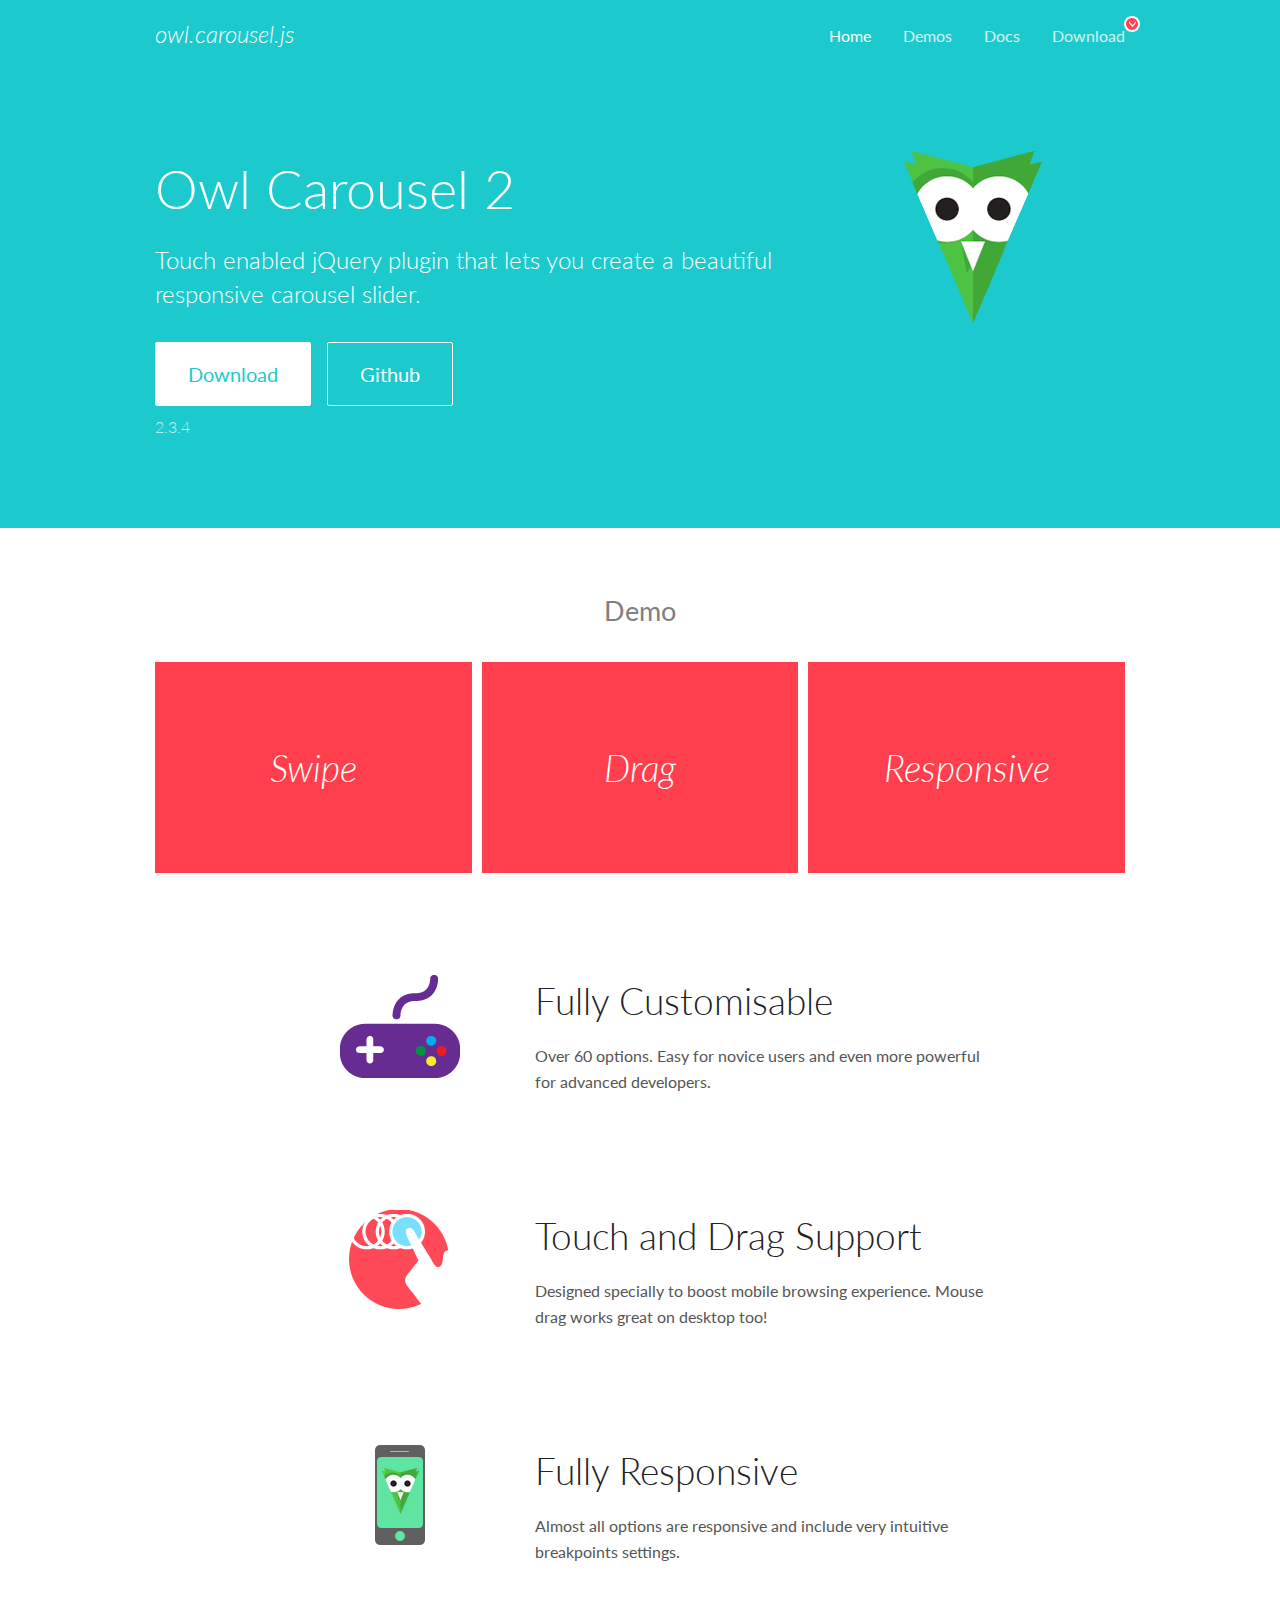
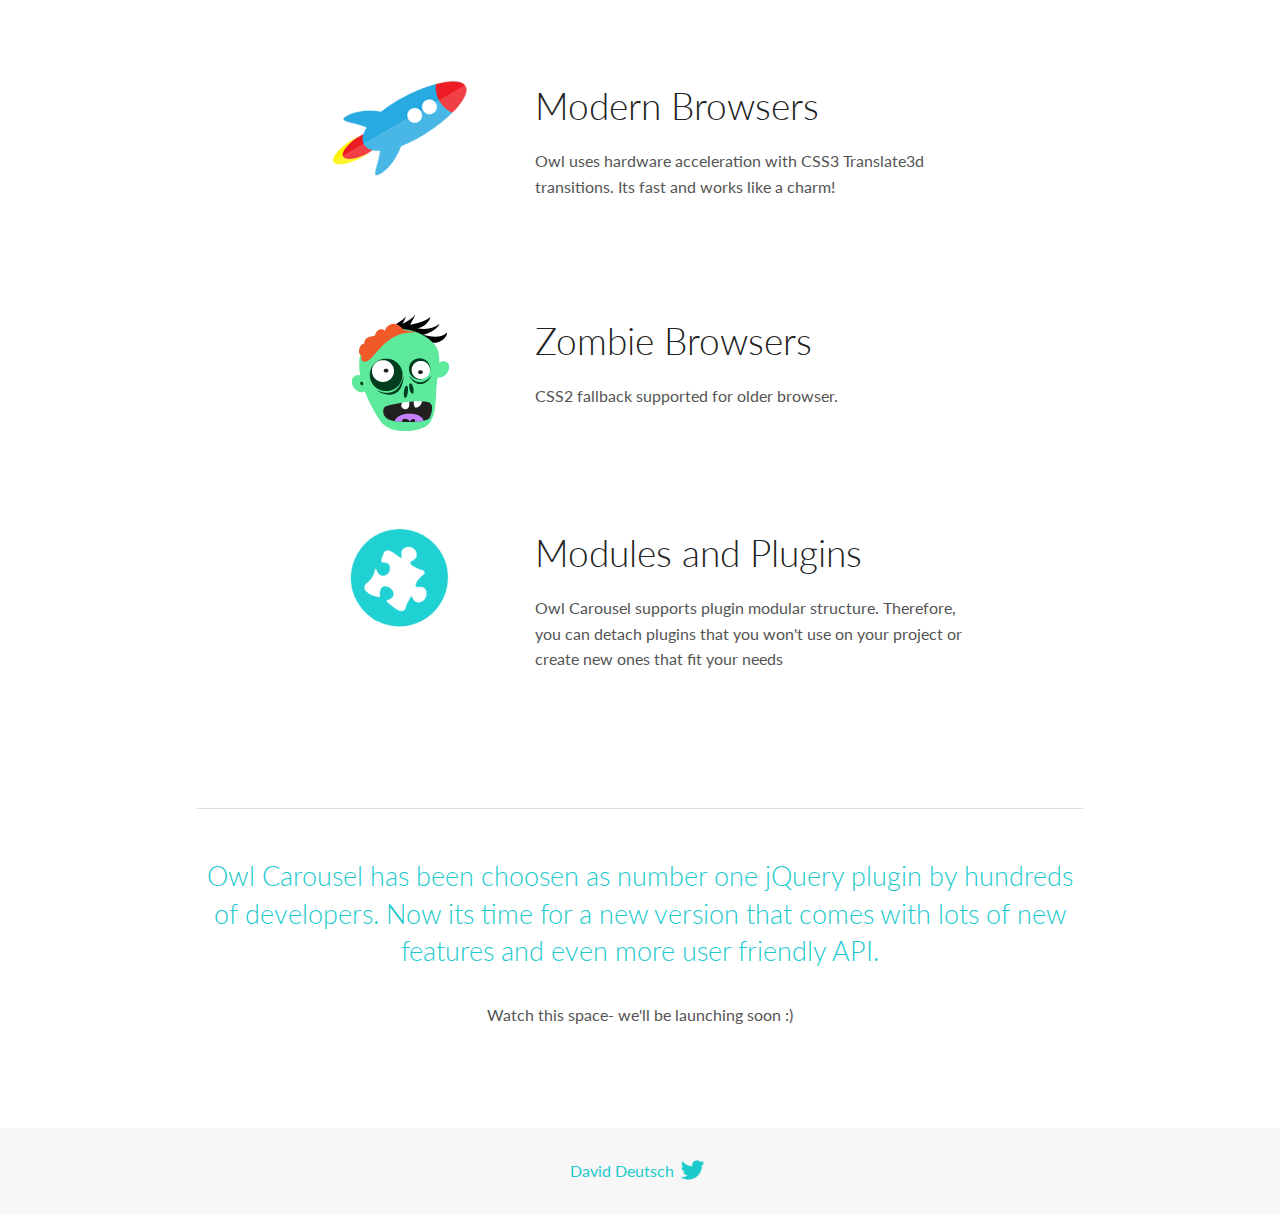
<file: plugins/owlcarousel2-master/docs/index.html>
<!DOCTYPE html>
<html lang="en">
  <head>

    <!-- head -->
    <meta charset="utf-8">
    <meta name="msapplication-tap-highlight" content="no" />
    <meta name="viewport" content="width=device-width, initial-scale=1.0" />
    <meta name="description" content="Touch enabled jQuery plugin that lets you create beautiful responsive carousel slider.">
    <meta name="author" content="David Deutsch">
    <title>
      Home | Owl Carousel | 2.3.4
    </title>

    <!-- Stylesheets -->
    <link href='https://fonts.googleapis.com/css?family=Lato:300,400,700,400italic,300italic' rel='stylesheet' type='text/css'>
    <link rel="stylesheet" href="assets/css/docs.theme.min.css">

    <!-- Owl Stylesheets -->
    <link rel="stylesheet" href="assets/owlcarousel/assets/owl.carousel.min.css">
    <link rel="stylesheet" href="assets/owlcarousel/assets/owl.theme.default.min.css">

    <!-- HTML5 shim and Respond.js IE8 support of HTML5 elements and media queries -->

    <!--[if lt IE 9]>
      <script src="https://oss.maxcdn.com/libs/html5shiv/3.7.0/html5shiv.js"></script>
      <script src="https://oss.maxcdn.com/libs/respond.js/1.3.0/respond.min.js"></script>
    <![endif]-->

    <!-- Favicons -->
    <link rel="apple-touch-icon-precomposed" sizes="144x144" href="assets/ico/apple-touch-icon-144-precomposed.png">
    <link rel="shortcut icon" href="assets/ico/favicon.png">
    <link rel="shortcut icon" href="favicon.ico">

    <!-- Yeah i know js should not be in header. Its required for demos.-->

    <!-- javascript -->
    <script src="assets/vendors/jquery.min.js"></script>
    <script src="assets/owlcarousel/owl.carousel.js"></script>
  </head>
  <body>

    <!-- header -->
    <header class="header">
      <div class="row">
        <div class="large-12 columns">
          <div class="brand left">
            <h3>
              <a href="/OwlCarousel2/">owl.carousel.js</a> 
            </h3>
          </div>
          <a id="toggle-nav" class="right">
            <span></span> <span></span> <span></span> 
          </a> 
          <div class="nav-bar">
            <ul class="clearfix">
              <li class="active">
                <a href="/OwlCarousel2/index.html">Home</a> 
              </li>
              <li> <a href="/OwlCarousel2/demos/demos.html">Demos</a>  </li>
              <li> <a href="/OwlCarousel2/docs/started-welcome.html">Docs</a>  </li>
              <li>
                <a href="https://github.com/OwlCarousel2/OwlCarousel2/archive/2.3.4.zip">Download</a> 
                <span class="download"></span> 
              </li>
            </ul>
          </div>
        </div>
      </div>
    </header>

    <!-- home panel -->
    <section id="hero">
      <div class="row">
        <div class="large-8 medium-8 columns">
          <h1>Owl Carousel 2</h1>
          <h4>Touch enabled jQuery plugin that lets you create a beautiful responsive carousel slider.</h4>
          <a href="https://github.com/OwlCarousel2/OwlCarousel2/archive/2.3.4.zip" class="hero-button">Download</a> 
          <a href="https://github.com/OwlCarousel2/OwlCarousel2" class="hero-button outline">Github</a> 
          <p>2.3.4</p>
        </div>
        <div class="large-4 medium-4 columns">
          <img class="owl-logo" src="assets/img/owl-logo.png" alt="mr. Owl">
        </div>
      </div>
    </section>

    <!-- body -->
    <div class="home-demo">
      <div class="row">
        <div class="large-12 columns">
          <h3>Demo</h3>
          <div class="owl-carousel">
            <div class="item">
              <h2>Swipe</h2>
            </div>
            <div class="item">
              <h2>Drag</h2>
            </div>
            <div class="item">
              <h2>Responsive</h2>
            </div>
            <div class="item">
              <h2>CSS3</h2>
            </div>
            <div class="item">
              <h2>Fast</h2>
            </div>
            <div class="item">
              <h2>Easy</h2>
            </div>
            <div class="item">
              <h2>Free</h2>
            </div>
            <div class="item">
              <h2>Upgradable</h2>
            </div>
            <div class="item">
              <h2>Tons of options</h2>
            </div>
            <div class="item">
              <h2>Infinity</h2>
            </div>
            <div class="item">
              <h2>Auto Width</h2>
            </div>
          </div>
        </div>
      </div>
    </div>
    <script>
      var owl = $('.owl-carousel');
      owl.owlCarousel({
        margin: 10,
        loop: true,
        responsive: {
          0: {
            items: 1
          },
          600: {
            items: 2
          },
          1000: {
            items: 3
          }
        }
      })
    </script>

    <!-- features -->
    <div id="features">
      <div class="row">
        <div class="small-12 medium-9 small-centered columns">
          <section class="row feature">
            <div class="medium-4 small-12 columns">
              <img src="assets/img/feature-options.png" alt="">
            </div>
            <div class="medium-8 small-12 columns">
              <h2>Fully Customisable</h2>
              <p>Over 60 options. Easy for novice users and even more powerful for advanced developers.</p>
            </div>
          </section>
          <section class="row feature">
            <div class="medium-4 small-12 columns">
              <img src="assets/img/feature-drag.png" alt="">
            </div>
            <div class="medium-8 small-12 columns">
              <h2>Touch and Drag Support</h2>
              <p>Designed specially to boost mobile browsing experience. Mouse drag works great on desktop too!</p>
            </div>
          </section>
          <section class="row feature">
            <div class="medium-4 small-12 columns">
              <img src="assets/img/feature-responsive.png" alt="">
            </div>
            <div class="medium-8 small-12 columns">
              <h2>Fully Responsive</h2>
              <p>Almost all options are responsive and include very intuitive breakpoints settings.</p>
            </div>
          </section>
          <section class="row feature">
            <div class="medium-4 small-12 columns">
              <img src="assets/img/feature-modern.png" alt="">
            </div>
            <div class="medium-8 small-12 columns">
              <h2>Modern Browsers</h2>
              <p>Owl uses hardware acceleration with CSS3 Translate3d transitions. Its fast and works like a charm! </p>
            </div>
          </section>
          <section class="row feature">
            <div class="medium-4 small-12 columns">
              <img src="assets/img/feature-zombie.png" alt="">
            </div>
            <div class="medium-8 small-12 columns">
              <h2>Zombie Browsers</h2>
              <p>CSS2 fallback supported for older browser.</p>
            </div>
          </section>
          <section class="row feature">
            <div class="medium-4 small-12 columns">
              <img src="assets/img/feature-module.png" alt="">
            </div>
            <div class="medium-8 small-12 columns">
              <h2>Modules and Plugins</h2>
              <p>Owl Carousel supports plugin modular structure. Therefore, you can detach plugins that you won&#x27;t use on your project or create new ones that fit your needs</p>
            </div>
          </section>
        </div>
      </div>
    </div>

    <!-- footer -->
    <section id="teaser-text">
      <div class="row">
        <div class="small-12 medium-11 small-centered columns">
          <hr>
          <h3 id="owl-carousel-has-been-choosen-as-number-one-jquery-plugin-by-hundreds-of-developers-now-its-time-for-a-new-version-that-comes-with-lots-of-new-features-and-even-more-user-friendly-api-">Owl Carousel has been choosen as number one jQuery plugin by hundreds of developers. Now its time for a new version that comes with lots of new features and even more user friendly API.</h3>
          <p>Watch this space- we&#39;ll be launching soon :)</p>
        </div>
      </div>
    </section>

    <!-- footer -->
    <footer class="footer">
      <div class="row">
        <div class="large-12 columns">
          <h5>
            <a href="/OwlCarousel2/docs/support-contact.html">David Deutsch</a> 
            <a id="custom-tweet-button" href="https://twitter.com/share?url=https://github.com/OwlCarousel2/OwlCarousel2&text=Owl Carousel - This is so awesome! " target="_blank"></a> 
          </h5>
        </div>
      </div>
    </footer>

    <!-- vendors -->
    <script src="assets/vendors/highlight.js"></script>
    <script src="assets/js/app.js"></script>
  </body>
</html>
</file>
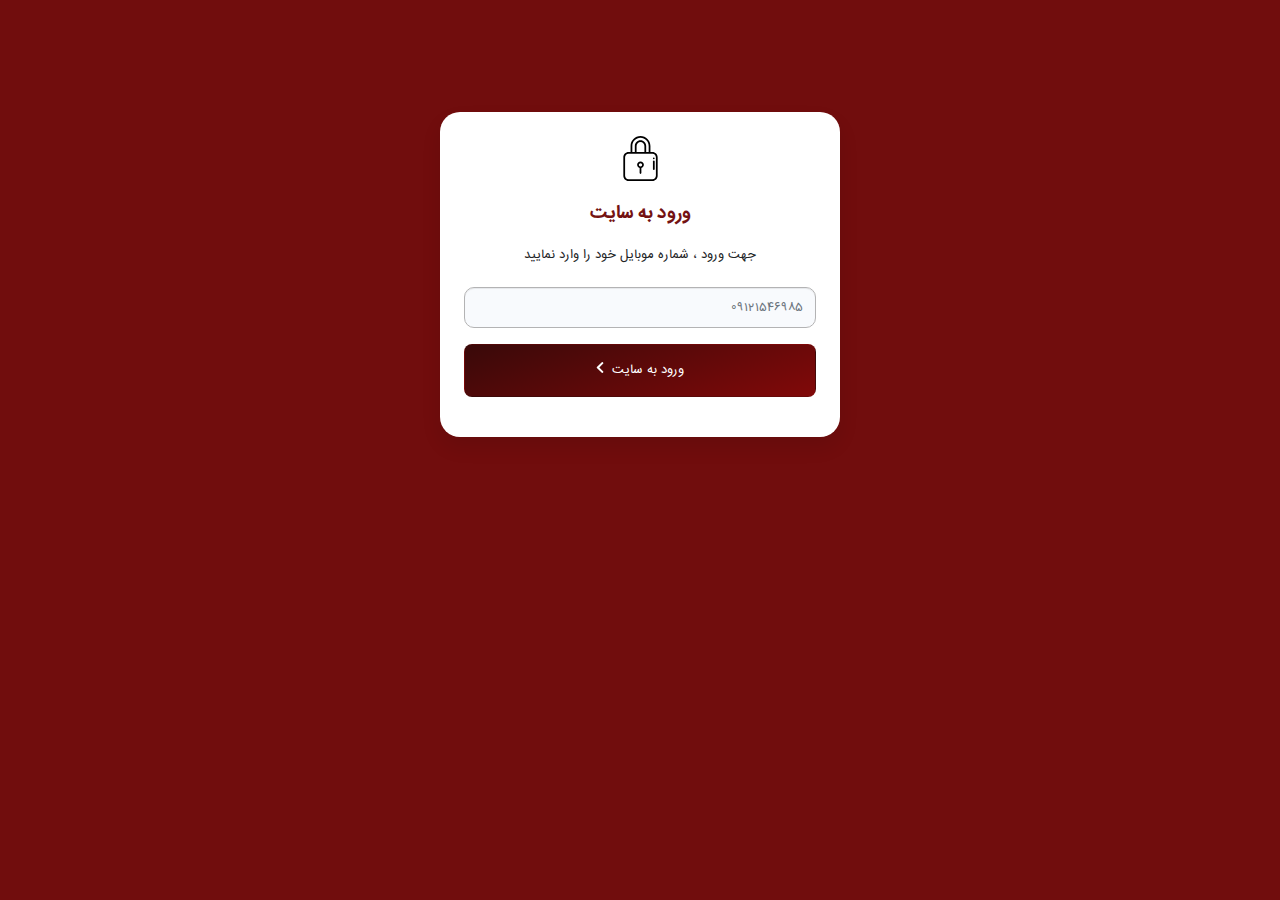
<file: login.html>
<!DOCTYPE html>
<html class="fontawesome-i2svg-active fontawesome-i2svg-complete">
  <head>
    <title> قالب شرکتی وسام - ورود به سیستم </title>
    <meta http-equiv="Content-Type" content="text/html; charset=UTF-8">
    <meta http-equiv="content-language" content="fa">
    <meta name="document-type" content="Public">
    <meta name="document-rating" content="General">
    <meta name="viewport" content="width=device-width, initial-scale=1">
    <meta name="author" content="Walid Khalafi">
    <!-- Bootstrap-->
    <link href="plugins/bootstrap/bootstrap.min.css" rel="stylesheet">
    <link href="plugins/bootstrap/bootstrap-rtl.min.css" rel="stylesheet">
    <link href="css/style.css" rel="stylesheet">
    <link href="plugins/sina-nav/sina-nav.min.css" rel="stylesheet">
    <!-- Owl Stylesheets -->
    <link rel="stylesheet" href="plugins/owlcarousel2-master/dist/assets/owl.carousel.min.css">
    <link rel="stylesheet" href="plugins/owlcarousel2-master/dist/assets/owl.theme.default.css">
    <!--[if lt IE 9]>
														<script src="https://oss.maxcdn.com/libs/html5shiv/3.7.0/html5shiv.js"></script>
														<script src="https://oss.maxcdn.com/libs/respond.js/1.4.2/respond.min.js"></script>
														<![endif]-->
  </head>
  <body class="bg_dblue pt-5" >

    <section class="container-fluid p-5 pb-lg-0">

        <section class="text-center m-3 ">
            <div id="login" class="box  text-center border-top-0 p-lg-4 p-3">
                <img src="images/svg/login.svg" style="width:45px">
                <h5 class="IRANSansWeb_Bold text-grad pt-3">ورود به سایت </h5>
                <p class="mb-3">جهت ورود ، شماره موبایل خود را وارد نمایید</p>
                <input class="form-control mb-3" type="text" placeholder="09121546985">
                <button class="btn btn-grad btn-block text-white mb-3 py-3" type="submit">ورود به سایت<svg class="svg-inline--fa fa-chevron-left fa-w-10 mr-2" aria-hidden="true" focusable="false" data-prefix="fa" data-icon="chevron-left" role="img" xmlns="http://www.w3.org/2000/svg" viewBox="0 0 320 512" data-fa-i2svg=""><path fill="currentColor" d="M34.52 239.03L228.87 44.69c9.37-9.37 24.57-9.37 33.94 0l22.67 22.67c9.36 9.36 9.37 24.52.04 33.9L131.49 256l154.02 154.75c9.34 9.38 9.32 24.54-.04 33.9l-22.67 22.67c-9.37 9.37-24.57 9.37-33.94 0L34.52 272.97c-9.37-9.37-9.37-24.57 0-33.94z"></path></svg><!-- <i class="fa fa-chevron-left mr-2"></i> --></button>
            </div>
        </section>
    </section>



</body>
</html>
</file>
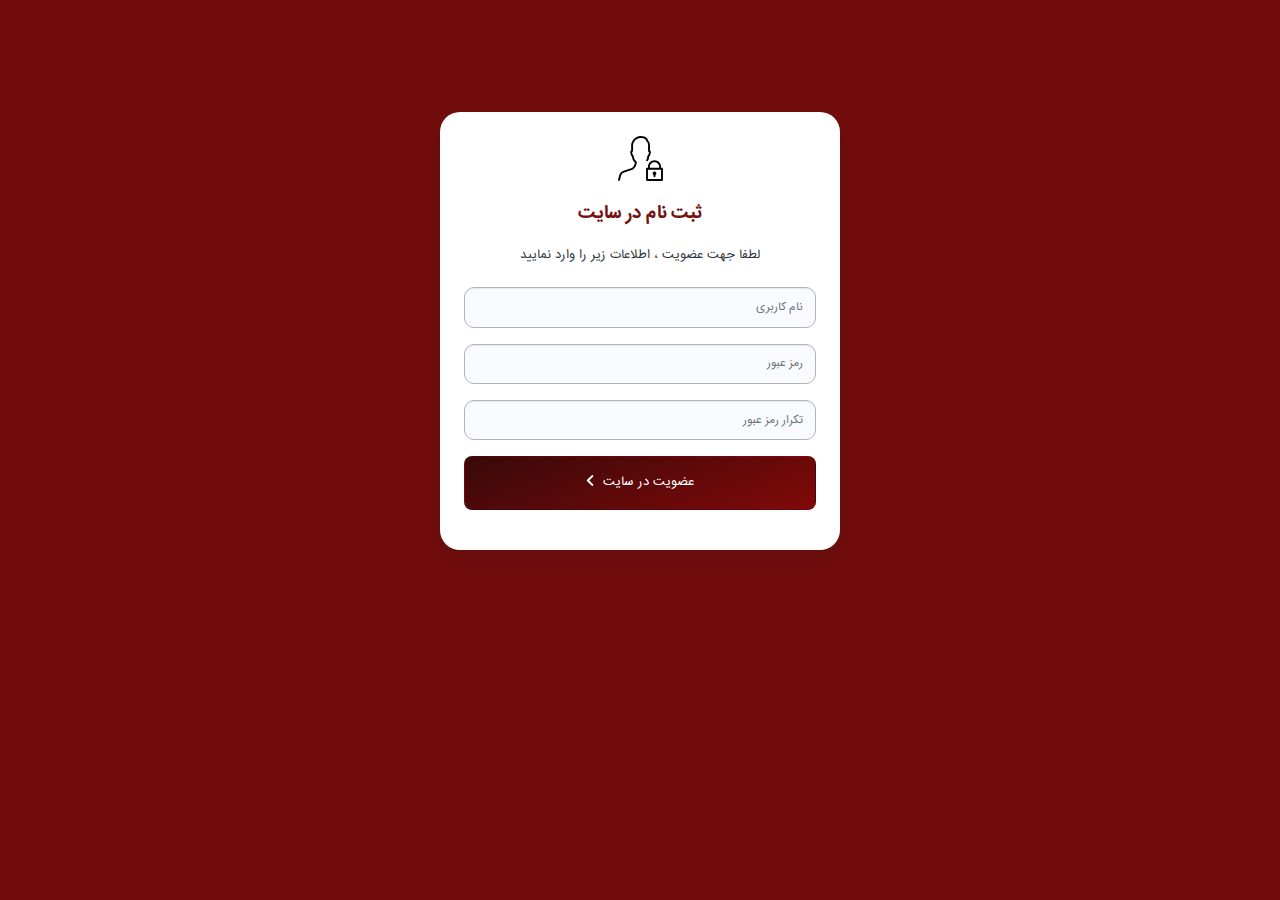
<file: register.html>
<!DOCTYPE html>
<html class="fontawesome-i2svg-active fontawesome-i2svg-complete">
  <head>
    <title> قالب شرکتی وسام -  ثبت نام</title>
    <meta http-equiv="Content-Type" content="text/html; charset=UTF-8">
    <meta http-equiv="content-language" content="fa">
    <meta name="document-type" content="Public">
    <meta name="document-rating" content="General">
    <meta name="viewport" content="width=device-width, initial-scale=1">
    <meta name="author" content="Walid Khalafi">
    <!-- Bootstrap-->
    <link href="plugins/bootstrap/bootstrap.min.css" rel="stylesheet">
    <link href="plugins/bootstrap/bootstrap-rtl.min.css" rel="stylesheet">
    <link href="css/style.css" rel="stylesheet">
    <link href="plugins/sina-nav/sina-nav.min.css" rel="stylesheet">
    <!-- Owl Stylesheets -->
    <link rel="stylesheet" href="plugins/owlcarousel2-master/dist/assets/owl.carousel.min.css">
    <link rel="stylesheet" href="plugins/owlcarousel2-master/dist/assets/owl.theme.default.css">
    <!--[if lt IE 9]>
														<script src="https://oss.maxcdn.com/libs/html5shiv/3.7.0/html5shiv.js"></script>
														<script src="https://oss.maxcdn.com/libs/respond.js/1.4.2/respond.min.js"></script>
														<![endif]-->
  </head>

<body id="register" class="bg_dblue pt-5">

    <section class="container-fluid pt-5 pb-4 pb-lg-0">
    
        <section class="text-center text-white m-3">
          
            <div id="login" class="box  text-center border-top-0 p-lg-4 p-3">
                <img src="images/svg/user.svg" style="width:45px">
                <h5 class="IRANSansWeb_Bold text-grad pt-3">ثبت نام در سایت</h5>
                <p class="text-dark mb-3">لطفا جهت عضویت ، اطلاعات زیر را وارد نمایید</p>
                <input class="form-control mb-3" type="text" placeholder="نام کاربری">
                <input class="form-control mb-3" type="password" placeholder="رمز عبور">
                <input class="form-control mb-3" type="password" placeholder="تکرار رمز عبور">

                <button class="btn btn-grad text-white btn-block mb-3 py-3" type="submit">عضویت در سایت<svg class="svg-inline--fa fa-chevron-left fa-w-10 mr-2" aria-hidden="true" focusable="false" data-prefix="fa" data-icon="chevron-left" role="img" xmlns="http://www.w3.org/2000/svg" viewBox="0 0 320 512" data-fa-i2svg=""><path fill="currentColor" d="M34.52 239.03L228.87 44.69c9.37-9.37 24.57-9.37 33.94 0l22.67 22.67c9.36 9.36 9.37 24.52.04 33.9L131.49 256l154.02 154.75c9.34 9.38 9.32 24.54-.04 33.9l-22.67 22.67c-9.37 9.37-24.57 9.37-33.94 0L34.52 272.97c-9.37-9.37-9.37-24.57 0-33.94z"></path></svg><!-- <i class="fa fa-chevron-left mr-2"></i> --></button>
            </div>
        </section>

        
    </section>



</body>
</html>
</file>
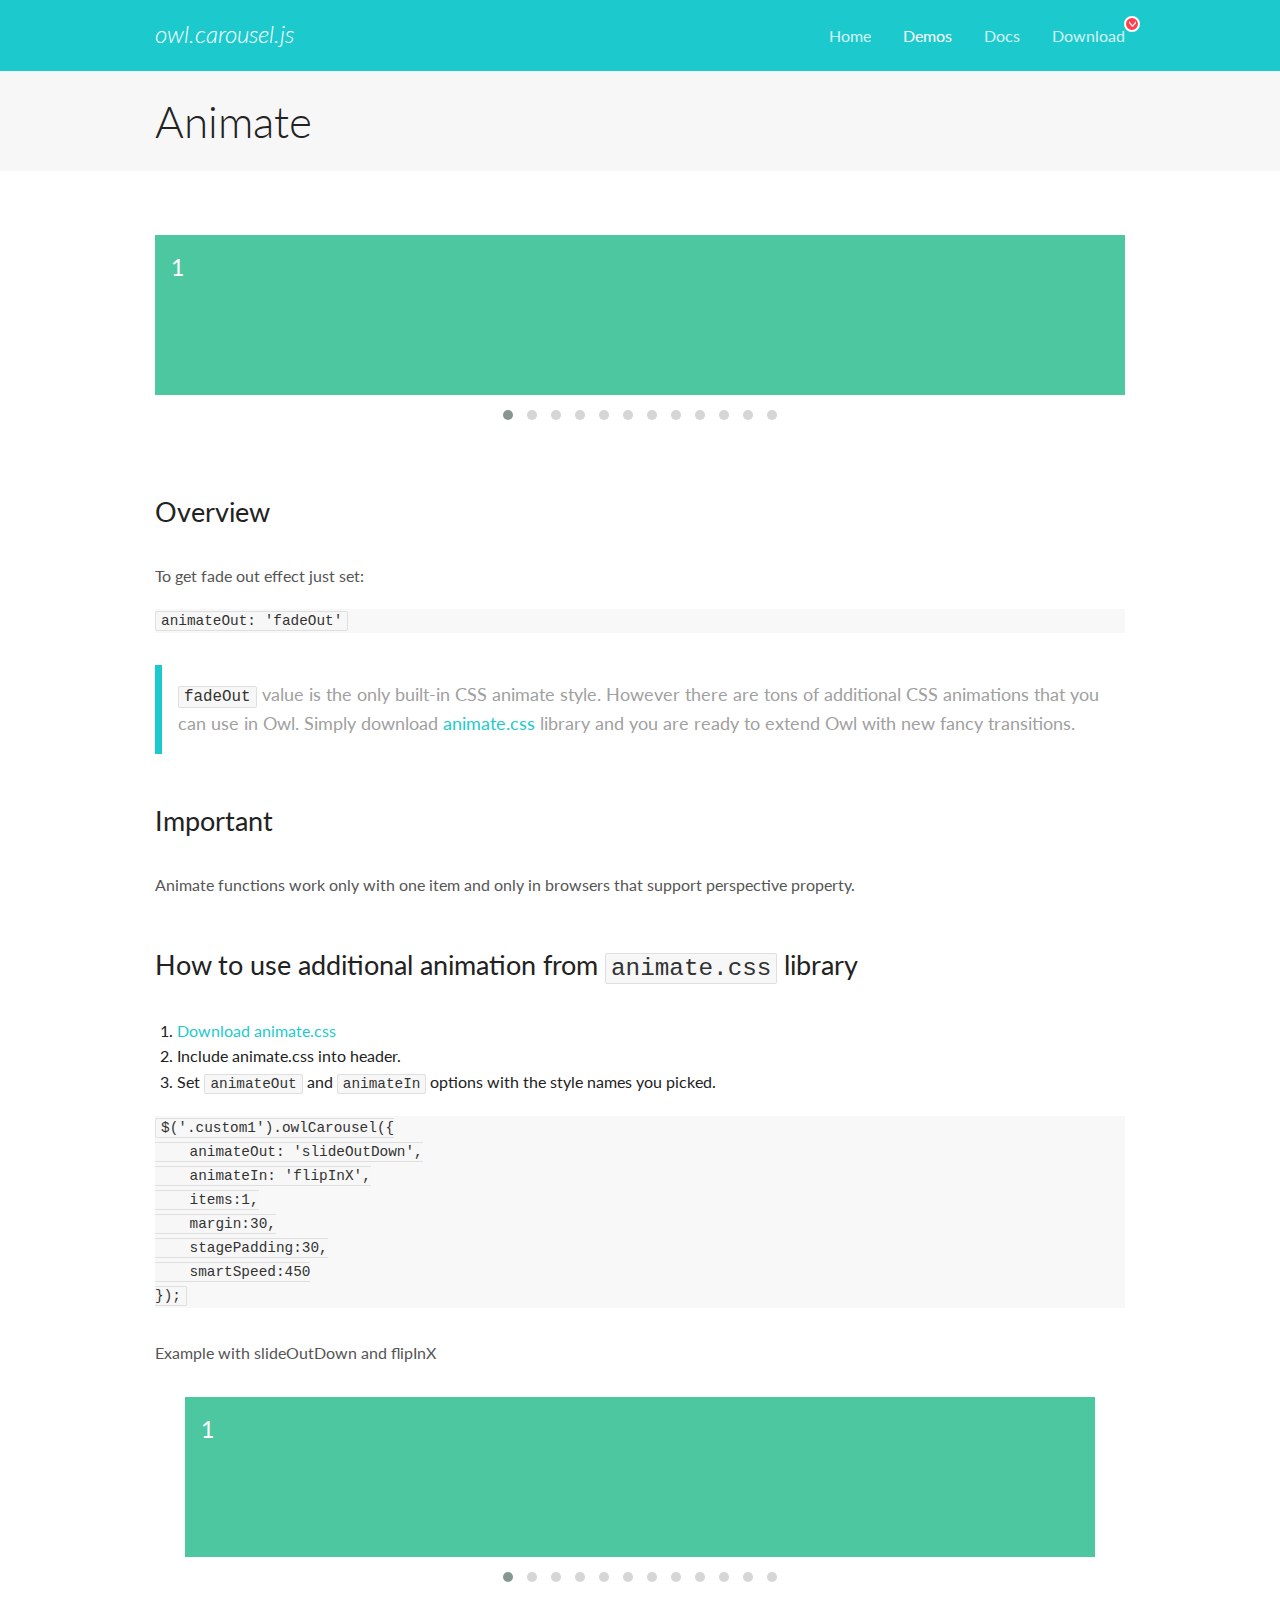
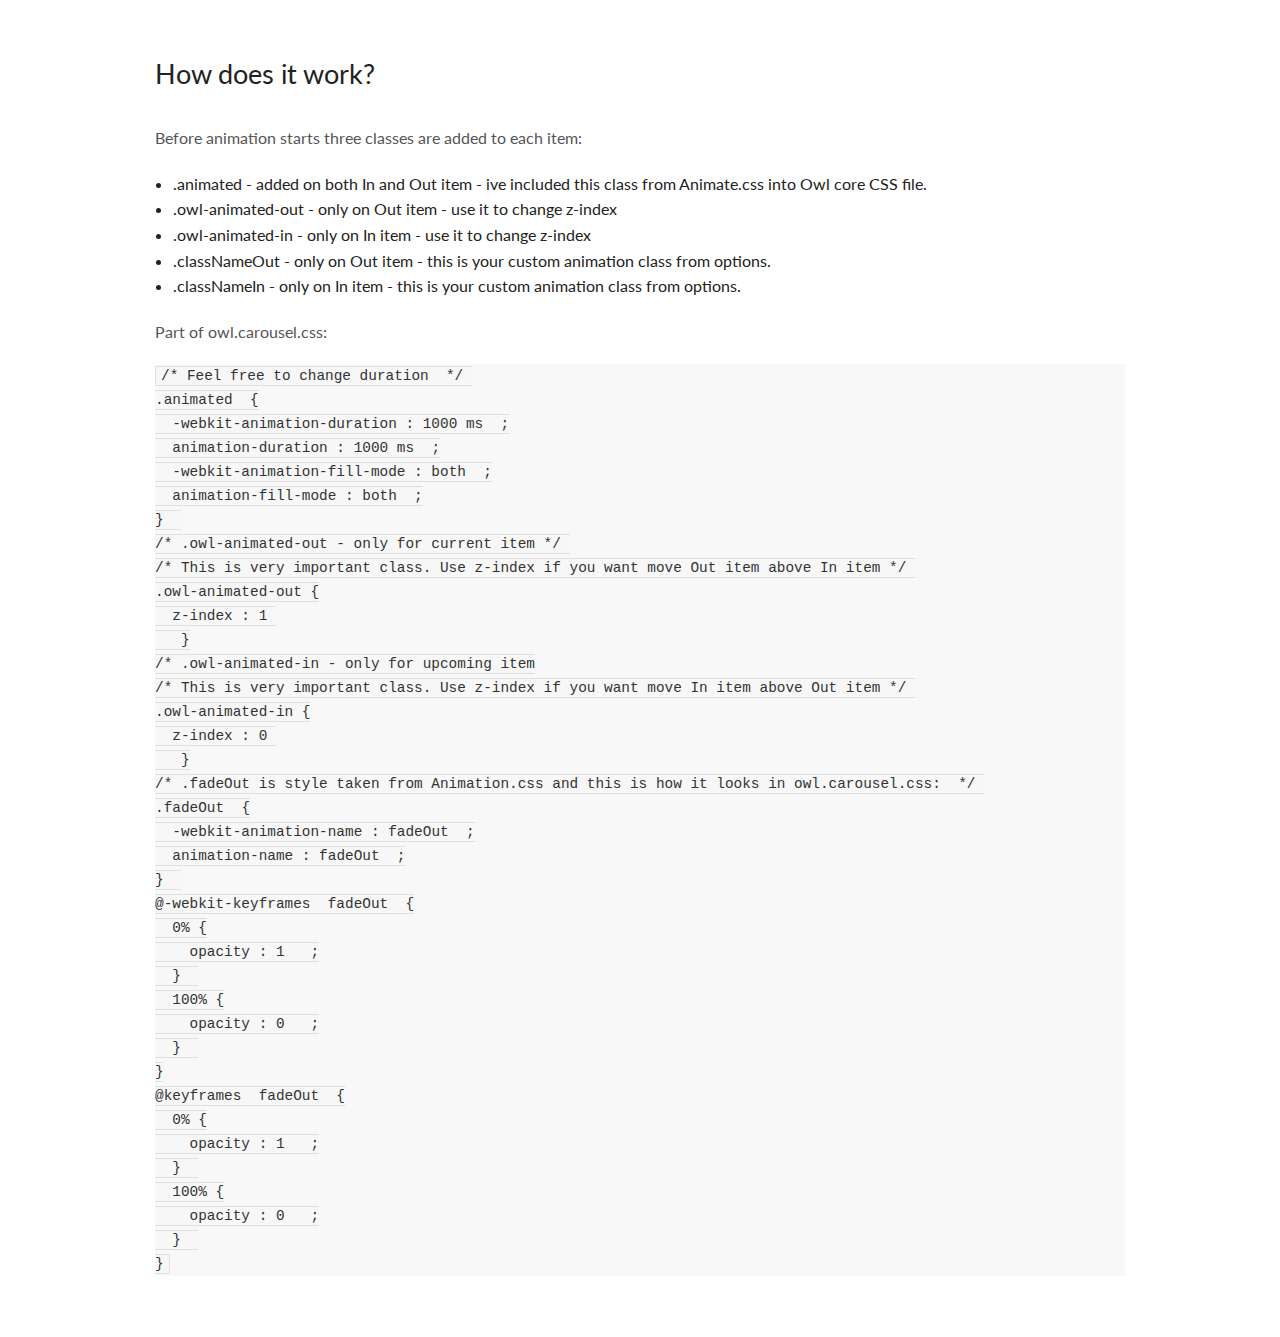
<file: plugins/owlcarousel2-master/docs/demos/animate.html>
<!DOCTYPE html>
<html lang="en">
  <head>

    <!-- head -->
    <meta charset="utf-8">
    <meta name="msapplication-tap-highlight" content="no" />
    <meta name="viewport" content="width=device-width, initial-scale=1.0" />
    <meta name="description" content="Animate carousel">
    <meta name="author" content="David Deutsch">
    <title>
      Animate Demo | Owl Carousel | 2.3.4
    </title>

    <!-- Stylesheets -->
    <link href='https://fonts.googleapis.com/css?family=Lato:300,400,700,400italic,300italic' rel='stylesheet' type='text/css'>
    <link rel="stylesheet" href="../assets/css/docs.theme.min.css">

    <!-- Owl Stylesheets -->
    <link rel="stylesheet" href="../assets/owlcarousel/assets/owl.carousel.min.css">
    <link rel="stylesheet" href="../assets/owlcarousel/assets/owl.theme.default.min.css">

    <!-- HTML5 shim and Respond.js IE8 support of HTML5 elements and media queries -->

    <!--[if lt IE 9]>
      <script src="https://oss.maxcdn.com/libs/html5shiv/3.7.0/html5shiv.js"></script>
      <script src="https://oss.maxcdn.com/libs/respond.js/1.3.0/respond.min.js"></script>
    <![endif]-->

    <!-- Favicons -->
    <link rel="apple-touch-icon-precomposed" sizes="144x144" href="../assets/ico/apple-touch-icon-144-precomposed.png">
    <link rel="shortcut icon" href="../assets/ico/favicon.png">
    <link rel="shortcut icon" href="favicon.ico">

    <!-- Yeah i know js should not be in header. Its required for demos.-->

    <!-- javascript -->
    <script src="../assets/vendors/jquery.min.js"></script>
    <script src="../assets/owlcarousel/owl.carousel.js"></script>
  </head>
  <body>

    <!-- header -->
    <header class="header">
      <div class="row">
        <div class="large-12 columns">
          <div class="brand left">
            <h3>
              <a href="/OwlCarousel2/">owl.carousel.js</a> 
            </h3>
          </div>
          <a id="toggle-nav" class="right">
            <span></span> <span></span> <span></span> 
          </a> 
          <div class="nav-bar">
            <ul class="clearfix">
              <li> <a href="/OwlCarousel2/index.html">Home</a>  </li>
              <li class="active">
                <a href="/OwlCarousel2/demos/demos.html">Demos</a> 
              </li>
              <li> <a href="/OwlCarousel2/docs/started-welcome.html">Docs</a>  </li>
              <li>
                <a href="https://github.com/OwlCarousel2/OwlCarousel2/archive/2.3.4.zip">Download</a> 
                <span class="download"></span> 
              </li>
            </ul>
          </div>
        </div>
      </div>
    </header>

    <!-- title -->
    <section class="title">
      <div class="row">
        <div class="large-12 columns">
          <h1>Animate</h1>
        </div>
      </div>
    </section>

    <!--  Demos -->
    <section id="demos">
      <div class="row">
        <div class="large-12 columns">
          <div class="fadeOut owl-carousel owl-theme">
            <div class="item">
              <h4>1</h4>
            </div>
            <div class="item">
              <h4>2</h4>
            </div>
            <div class="item">
              <h4>3</h4>
            </div>
            <div class="item">
              <h4>4</h4>
            </div>
            <div class="item">
              <h4>5</h4>
            </div>
            <div class="item">
              <h4>6</h4>
            </div>
            <div class="item">
              <h4>7</h4>
            </div>
            <div class="item">
              <h4>8</h4>
            </div>
            <div class="item">
              <h4>9</h4>
            </div>
            <div class="item">
              <h4>10</h4>
            </div>
            <div class="item">
              <h4>11</h4>
            </div>
            <div class="item">
              <h4>12</h4>
            </div>
          </div>
          <h3 id="overview">Overview</h3>
          <p>To get fade out effect just set:</p>
          <pre><code>animateOut: &#39;fadeOut&#39;</code></pre>
          <blockquote>
            <p><code>fadeOut</code> value is the only built-in CSS animate style. However there are tons of additional CSS animations that you can use in Owl. Simply download
              <a href="https://daneden.github.io/animate.css/">animate.css</a>  library and you are ready to extend Owl with new fancy transitions.</p>
          </blockquote>
          <h3 id="important">Important</h3>
          <p>Animate functions work only with one item and only in browsers that support perspective property.</p>
          <h3 id="how-to-use-additional-animation-from-animate-css-library">How to use additional animation from <code>animate.css</code> library</h3>
          <ol>
            <li> <a href="https://daneden.github.io/animate.css/">Download animate.css</a>  </li>
            <li>Include animate.css into header.</li>
            <li>Set <code>animateOut</code> and <code>animateIn</code> options with the style names you picked.</li>
          </ol>
          <pre><code>$(&#39;.custom1&#39;).owlCarousel({
    animateOut: &#39;slideOutDown&#39;,
    animateIn: &#39;flipInX&#39;,
    items:1,
    margin:30,
    stagePadding:30,
    smartSpeed:450
});</code></pre>
          <p>Example with slideOutDown and flipInX</p>
          <div class="custom1 owl-carousel owl-theme">
            <div class="item">
              <h4>1</h4>
            </div>
            <div class="item">
              <h4>2</h4>
            </div>
            <div class="item">
              <h4>3</h4>
            </div>
            <div class="item">
              <h4>4</h4>
            </div>
            <div class="item">
              <h4>5</h4>
            </div>
            <div class="item">
              <h4>6</h4>
            </div>
            <div class="item">
              <h4>7</h4>
            </div>
            <div class="item">
              <h4>8</h4>
            </div>
            <div class="item">
              <h4>9</h4>
            </div>
            <div class="item">
              <h4>10</h4>
            </div>
            <div class="item">
              <h4>11</h4>
            </div>
            <div class="item">
              <h4>12</h4>
            </div>
          </div>
          <h3 id="how-does-it-work-">How does it work?</h3>
          <p>Before animation starts three classes are added to each item:</p>
          <ul>
            <li>.animated - added on both In and Out item - ive included this class from Animate.css into Owl core CSS file.</li>
            <li>.owl-animated-out - only on Out item - use it to change z-index</li>
            <li>.owl-animated-in - only on In item - use it to change z-index</li>
            <li>.classNameOut - only on Out item - this is your custom animation class from options.</li>
            <li>.classNameIn - only on In item - this is your custom animation class from options.</li>
          </ul>
          <p>Part of owl.carousel.css:</p>
          <pre><code class="language-css"><span class="comment">/* Feel free to change duration  */</span> 
<span class="class">.animated</span>  <span class="rules">{
  <span class="rule"><span class="attribute">-webkit-animation-duration</span> :<span class="value"> <span class="number">1000</span> ms</span> </span> ;
  <span class="rule"><span class="attribute">animation-duration</span> :<span class="value"> <span class="number">1000</span> ms</span> </span> ;
  <span class="rule"><span class="attribute">-webkit-animation-fill-mode</span> :<span class="value"> both</span> </span> ;
  <span class="rule"><span class="attribute">animation-fill-mode</span> :<span class="value"> both</span> </span> ;
<span class="rule">}</span> </span> 
<span class="comment">/* .owl-animated-out - only for current item */</span> 
<span class="comment">/* This is very important class. Use z-index if you want move Out item above In item */</span> 
<span class="class">.owl-animated-out</span> <span class="rules">{
  <span class="rule"><span class="attribute">z-index</span> :<span class="value"> <span class="number">1</span> 
</span> </span> </span> }
<span class="comment">/* .owl-animated-in - only for upcoming item
/* This is very important class. Use z-index if you want move In item above Out item */</span> 
<span class="class">.owl-animated-in</span> <span class="rules">{
  <span class="rule"><span class="attribute">z-index</span> :<span class="value"> <span class="number">0</span> 
</span> </span> </span> }
<span class="comment">/* .fadeOut is style taken from Animation.css and this is how it looks in owl.carousel.css:  */</span> 
<span class="class">.fadeOut</span>  <span class="rules">{
  <span class="rule"><span class="attribute">-webkit-animation-name</span> :<span class="value"> fadeOut</span> </span> ;
  <span class="rule"><span class="attribute">animation-name</span> :<span class="value"> fadeOut</span> </span> ;
<span class="rule">}</span> </span> 
<span class="at_rule">@<span class="keyword">-webkit-keyframes</span>  fadeOut </span> {
  0% <span class="rules">{
    <span class="rule"><span class="attribute">opacity</span> :<span class="value"> <span class="number">1</span> </span> </span> ;
  <span class="rule">}</span> </span> 
  100% <span class="rules">{
    <span class="rule"><span class="attribute">opacity</span> :<span class="value"> <span class="number">0</span> </span> </span> ;
  <span class="rule">}</span> </span> 
}
<span class="at_rule">@<span class="keyword">keyframes</span>  fadeOut </span> {
  0% <span class="rules">{
    <span class="rule"><span class="attribute">opacity</span> :<span class="value"> <span class="number">1</span> </span> </span> ;
  <span class="rule">}</span> </span> 
  100% <span class="rules">{
    <span class="rule"><span class="attribute">opacity</span> :<span class="value"> <span class="number">0</span> </span> </span> ;
  <span class="rule">}</span> </span> 
}</code></pre>
          <link rel="stylesheet" href="../assets/css/animate.css">
          <script>
            jQuery(document).ready(function($) {
              $('.fadeOut').owlCarousel({
                items: 1,
                animateOut: 'fadeOut',
                loop: true,
                margin: 10,
              });
              $('.custom1').owlCarousel({
                animateOut: 'slideOutDown',
                animateIn: 'flipInX',
                items: 1,
                margin: 30,
                stagePadding: 30,
                smartSpeed: 450
              });
            });
          </script>
        </div>
      </div>
    </section>




  </body>
</html>
</file>
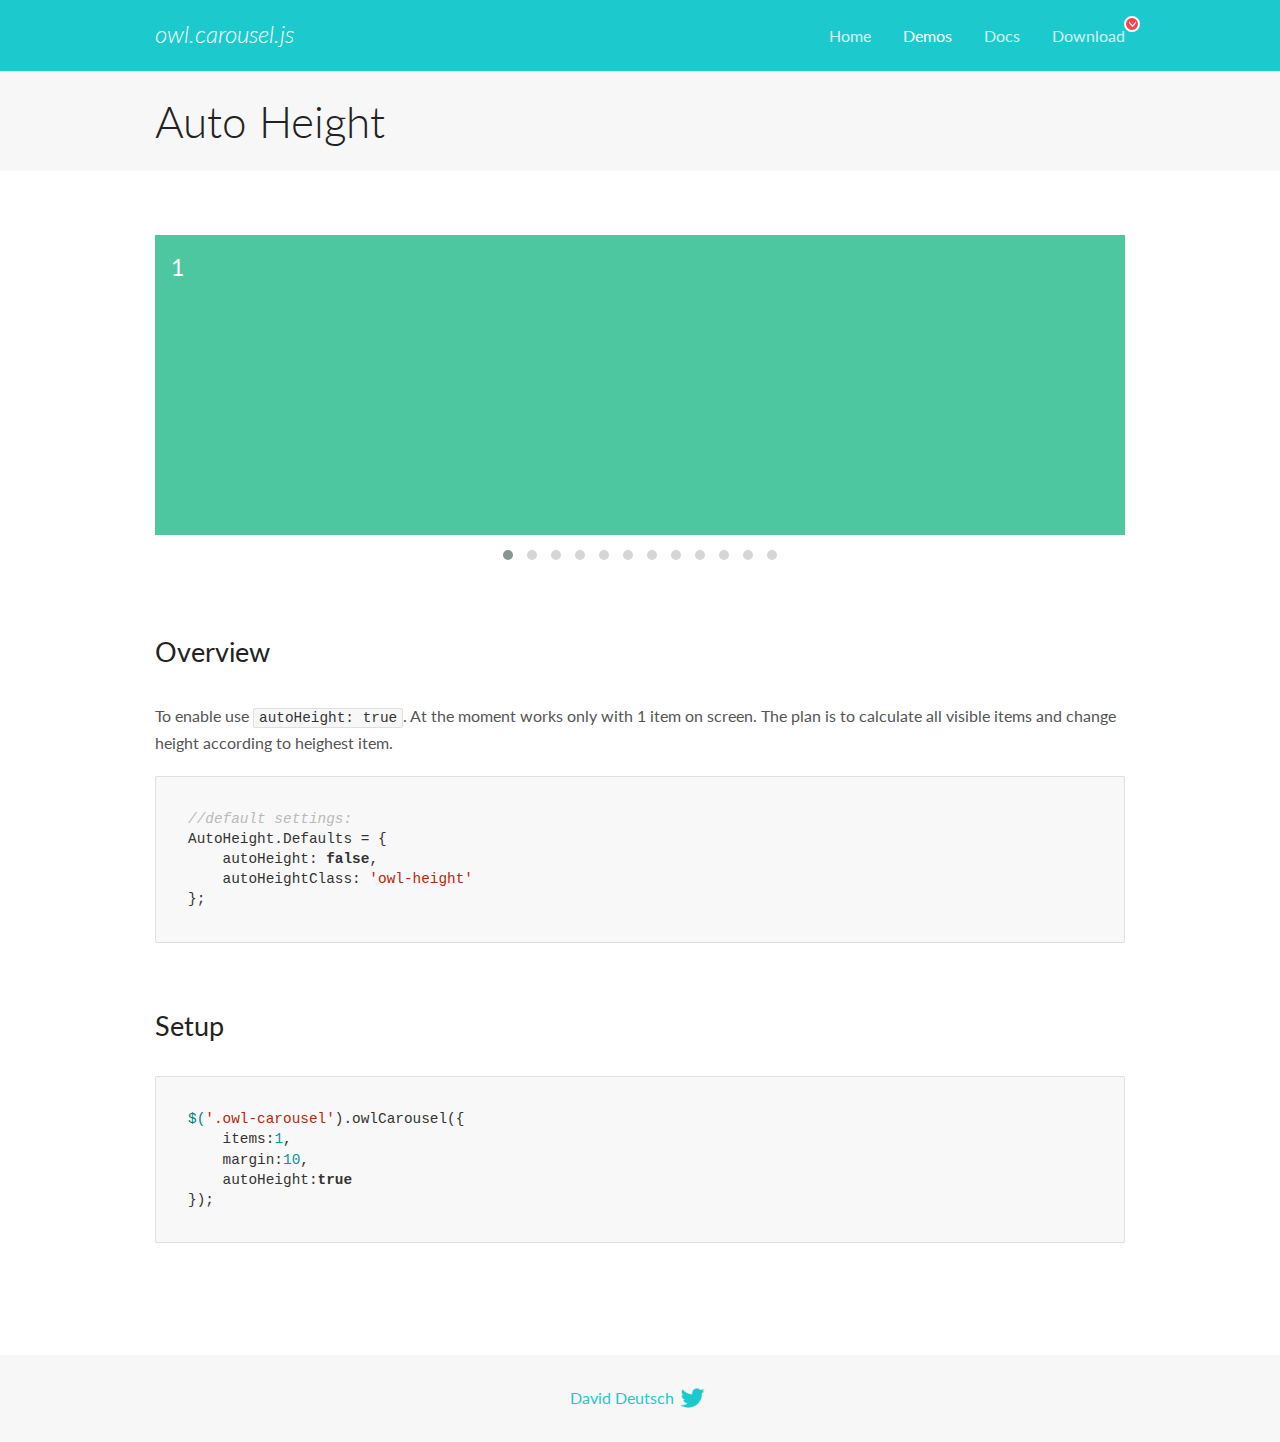
<file: plugins/owlcarousel2-master/docs/demos/autoheight.html>
<!DOCTYPE html>
<html lang="en">
  <head>

    <!-- head -->
    <meta charset="utf-8">
    <meta name="msapplication-tap-highlight" content="no" />
    <meta name="viewport" content="width=device-width, initial-scale=1.0" />
    <meta name="description" content="autoHeight usage demo">
    <meta name="author" content="David Deutsch">
    <title>
      Auto Height Demo | Owl Carousel | 2.3.4
    </title>

    <!-- Stylesheets -->
    <link href='https://fonts.googleapis.com/css?family=Lato:300,400,700,400italic,300italic' rel='stylesheet' type='text/css'>
    <link rel="stylesheet" href="../assets/css/docs.theme.min.css">

    <!-- Owl Stylesheets -->
    <link rel="stylesheet" href="../assets/owlcarousel/assets/owl.carousel.min.css">
    <link rel="stylesheet" href="../assets/owlcarousel/assets/owl.theme.default.min.css">

    <!-- HTML5 shim and Respond.js IE8 support of HTML5 elements and media queries -->

    <!--[if lt IE 9]>
      <script src="https://oss.maxcdn.com/libs/html5shiv/3.7.0/html5shiv.js"></script>
      <script src="https://oss.maxcdn.com/libs/respond.js/1.3.0/respond.min.js"></script>
    <![endif]-->

    <!-- Favicons -->
    <link rel="apple-touch-icon-precomposed" sizes="144x144" href="../assets/ico/apple-touch-icon-144-precomposed.png">
    <link rel="shortcut icon" href="../assets/ico/favicon.png">
    <link rel="shortcut icon" href="favicon.ico">

    <!-- Yeah i know js should not be in header. Its required for demos.-->

    <!-- javascript -->
    <script src="../assets/vendors/jquery.min.js"></script>
    <script src="../assets/owlcarousel/owl.carousel.js"></script>
  </head>
  <body>

    <!-- header -->
    <header class="header">
      <div class="row">
        <div class="large-12 columns">
          <div class="brand left">
            <h3>
              <a href="/OwlCarousel2/">owl.carousel.js</a> 
            </h3>
          </div>
          <a id="toggle-nav" class="right">
            <span></span> <span></span> <span></span> 
          </a> 
          <div class="nav-bar">
            <ul class="clearfix">
              <li> <a href="/OwlCarousel2/index.html">Home</a>  </li>
              <li class="active">
                <a href="/OwlCarousel2/demos/demos.html">Demos</a> 
              </li>
              <li> <a href="/OwlCarousel2/docs/started-welcome.html">Docs</a>  </li>
              <li>
                <a href="https://github.com/OwlCarousel2/OwlCarousel2/archive/2.3.4.zip">Download</a> 
                <span class="download"></span> 
              </li>
            </ul>
          </div>
        </div>
      </div>
    </header>

    <!-- title -->
    <section class="title">
      <div class="row">
        <div class="large-12 columns">
          <h1>Auto Height</h1>
        </div>
      </div>
    </section>

    <!--  Demos -->
    <section id="demos">
      <div class="row">
        <div class="large-12 columns">
          <div class="owl-carousel owl-theme">
            <div class="item" style="height:300px">
              <h4>1</h4>
            </div>
            <div class="item" style="height:100px">
              <h4>2</h4>
            </div>
            <div class="item" style="height:500px">
              <h4>3</h4>
            </div>
            <div class="item" style="height:250px">
              <h4>4</h4>
            </div>
            <div class="item" style="height:400px">
              <h4>5</h4>
            </div>
            <div class="item" style="height:500px">
              <h4>6</h4>
            </div>
            <div class="item" style="height:600px">
              <h4>7</h4>
            </div>
            <div class="item" style="height:400px">
              <h4>8</h4>
            </div>
            <div class="item" style="height:300px">
              <h4>9</h4>
            </div>
            <div class="item" style="height:350px">
              <h4>10</h4>
            </div>
            <div class="item" style="height:200px">
              <h4>11</h4>
            </div>
            <div class="item" style="height:150px">
              <h4>12</h4>
            </div>
          </div>
          <h3 id="overview">Overview</h3>
          <p>To enable use <code>autoHeight: true</code>. At the moment works only with 1 item on screen. The plan is to calculate all visible items and change height according to heighest item.</p>
          <pre><code>//default settings:
AutoHeight.Defaults = {
    autoHeight: false,
    autoHeightClass: &#39;owl-height&#39;
};</code></pre>
          <h3 id="setup">Setup</h3>
          <pre><code>$(&#39;.owl-carousel&#39;).owlCarousel({
    items:1,
    margin:10,
    autoHeight:true
});</code></pre>
          <script>
            $(document).ready(function() {
              $('.owl-carousel').owlCarousel({
                items: 1,
                margin: 10,
                autoHeight: true
              });
            })
          </script>
        </div>
      </div>
    </section>

    <!-- footer -->
    <footer class="footer">
      <div class="row">
        <div class="large-12 columns">
          <h5>
            <a href="/OwlCarousel2/docs/support-contact.html">David Deutsch</a> 
            <a id="custom-tweet-button" href="https://twitter.com/share?url=https://github.com/OwlCarousel2/OwlCarousel2&text=Owl Carousel - This is so awesome! " target="_blank"></a> 
          </h5>
        </div>
      </div>
    </footer>

    <!-- vendors -->
    <script src="../assets/vendors/highlight.js"></script>
    <script src="../assets/js/app.js"></script>
  </body>
</html>
</file>
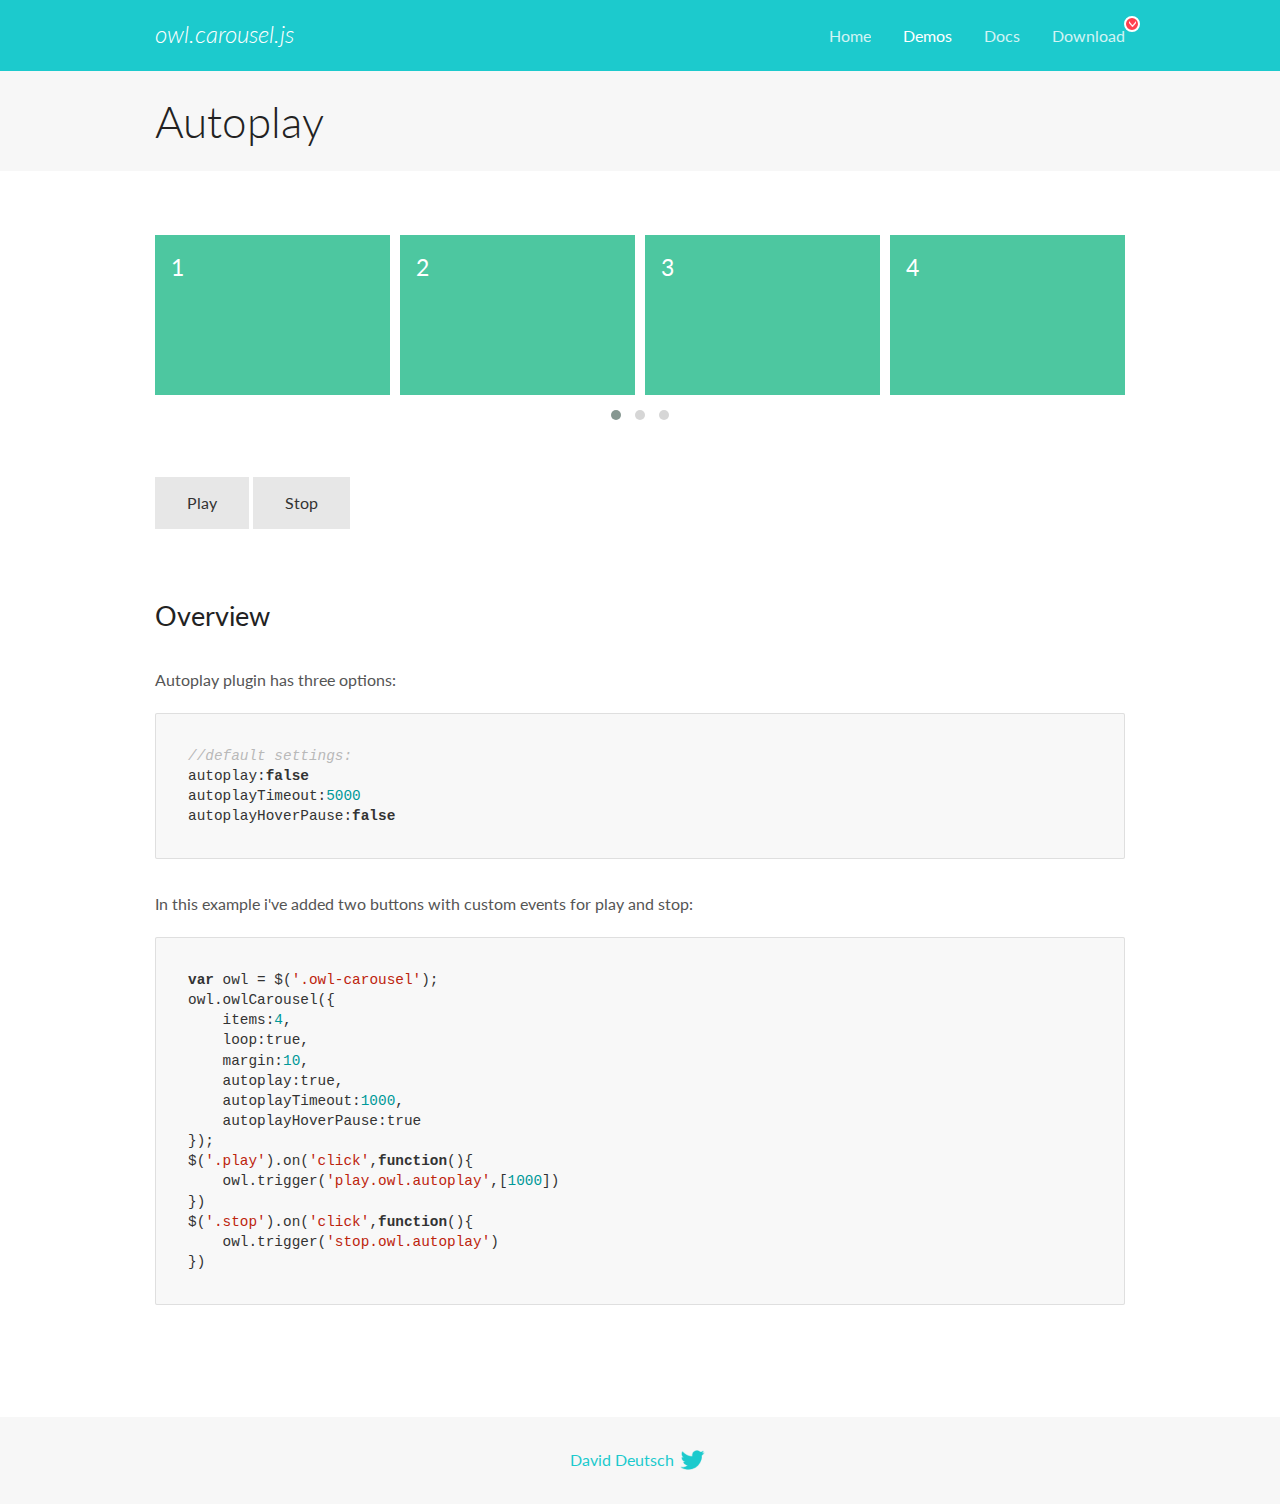
<file: plugins/owlcarousel2-master/docs/demos/autoplay.html>
<!DOCTYPE html>
<html lang="en">
  <head>

    <!-- head -->
    <meta charset="utf-8">
    <meta name="msapplication-tap-highlight" content="no" />
    <meta name="viewport" content="width=device-width, initial-scale=1.0" />
    <meta name="description" content="Autoplay usage demo">
    <meta name="author" content="David Deutsch">
    <title>
      Autoplay Demo | Owl Carousel | 2.3.4
    </title>

    <!-- Stylesheets -->
    <link href='https://fonts.googleapis.com/css?family=Lato:300,400,700,400italic,300italic' rel='stylesheet' type='text/css'>
    <link rel="stylesheet" href="../assets/css/docs.theme.min.css">

    <!-- Owl Stylesheets -->
    <link rel="stylesheet" href="../assets/owlcarousel/assets/owl.carousel.min.css">
    <link rel="stylesheet" href="../assets/owlcarousel/assets/owl.theme.default.min.css">

    <!-- HTML5 shim and Respond.js IE8 support of HTML5 elements and media queries -->

    <!--[if lt IE 9]>
      <script src="https://oss.maxcdn.com/libs/html5shiv/3.7.0/html5shiv.js"></script>
      <script src="https://oss.maxcdn.com/libs/respond.js/1.3.0/respond.min.js"></script>
    <![endif]-->

    <!-- Favicons -->
    <link rel="apple-touch-icon-precomposed" sizes="144x144" href="../assets/ico/apple-touch-icon-144-precomposed.png">
    <link rel="shortcut icon" href="../assets/ico/favicon.png">
    <link rel="shortcut icon" href="favicon.ico">

    <!-- Yeah i know js should not be in header. Its required for demos.-->

    <!-- javascript -->
    <script src="../assets/vendors/jquery.min.js"></script>
    <script src="../assets/owlcarousel/owl.carousel.js"></script>
  </head>
  <body>

    <!-- header -->
    <header class="header">
      <div class="row">
        <div class="large-12 columns">
          <div class="brand left">
            <h3>
              <a href="/OwlCarousel2/">owl.carousel.js</a> 
            </h3>
          </div>
          <a id="toggle-nav" class="right">
            <span></span> <span></span> <span></span> 
          </a> 
          <div class="nav-bar">
            <ul class="clearfix">
              <li> <a href="/OwlCarousel2/index.html">Home</a>  </li>
              <li class="active">
                <a href="/OwlCarousel2/demos/demos.html">Demos</a> 
              </li>
              <li> <a href="/OwlCarousel2/docs/started-welcome.html">Docs</a>  </li>
              <li>
                <a href="https://github.com/OwlCarousel2/OwlCarousel2/archive/2.3.4.zip">Download</a> 
                <span class="download"></span> 
              </li>
            </ul>
          </div>
        </div>
      </div>
    </header>

    <!-- title -->
    <section class="title">
      <div class="row">
        <div class="large-12 columns">
          <h1>Autoplay</h1>
        </div>
      </div>
    </section>

    <!--  Demos -->
    <section id="demos">
      <div class="row">
        <div class="large-12 columns">
          <div class="owl-carousel owl-theme">
            <div class="item">
              <h4>1</h4>
            </div>
            <div class="item">
              <h4>2</h4>
            </div>
            <div class="item">
              <h4>3</h4>
            </div>
            <div class="item">
              <h4>4</h4>
            </div>
            <div class="item">
              <h4>5</h4>
            </div>
            <div class="item">
              <h4>6</h4>
            </div>
            <div class="item">
              <h4>7</h4>
            </div>
            <div class="item">
              <h4>8</h4>
            </div>
            <div class="item">
              <h4>9</h4>
            </div>
            <div class="item">
              <h4>10</h4>
            </div>
            <div class="item">
              <h4>11</h4>
            </div>
            <div class="item">
              <h4>12</h4>
            </div>
          </div>
          <a class="button secondary play">Play</a> 
          <a class="button secondary stop">Stop</a> 
          <h3 id="overview">Overview</h3>
          <p>Autoplay plugin has three options:</p>
          <pre><code>//default settings:
autoplay:false
autoplayTimeout:5000
autoplayHoverPause:false</code></pre>
          <p>In this example i&#39;ve added two buttons with custom events for play and stop:</p>
          <pre><code>var owl = $(&#39;.owl-carousel&#39;);
owl.owlCarousel({
    items:4,
    loop:true,
    margin:10,
    autoplay:true,
    autoplayTimeout:1000,
    autoplayHoverPause:true
});
$(&#39;.play&#39;).on(&#39;click&#39;,function(){
    owl.trigger(&#39;play.owl.autoplay&#39;,[1000])
})
$(&#39;.stop&#39;).on(&#39;click&#39;,function(){
    owl.trigger(&#39;stop.owl.autoplay&#39;)
})</code></pre>
          <script>
            $(document).ready(function() {
              var owl = $('.owl-carousel');
              owl.owlCarousel({
                items: 4,
                loop: true,
                margin: 10,
                autoplay: true,
                autoplayTimeout: 1000,
                autoplayHoverPause: true
              });
              $('.play').on('click', function() {
                owl.trigger('play.owl.autoplay', [1000])
              })
              $('.stop').on('click', function() {
                owl.trigger('stop.owl.autoplay')
              })
            })
          </script>
        </div>
      </div>
    </section>

    <!-- footer -->
    <footer class="footer">
      <div class="row">
        <div class="large-12 columns">
          <h5>
            <a href="/OwlCarousel2/docs/support-contact.html">David Deutsch</a> 
            <a id="custom-tweet-button" href="https://twitter.com/share?url=https://github.com/OwlCarousel2/OwlCarousel2&text=Owl Carousel - This is so awesome! " target="_blank"></a> 
          </h5>
        </div>
      </div>
    </footer>

    <!-- vendors -->
    <script src="../assets/vendors/highlight.js"></script>
    <script src="../assets/js/app.js"></script>
  </body>
</html>
</file>
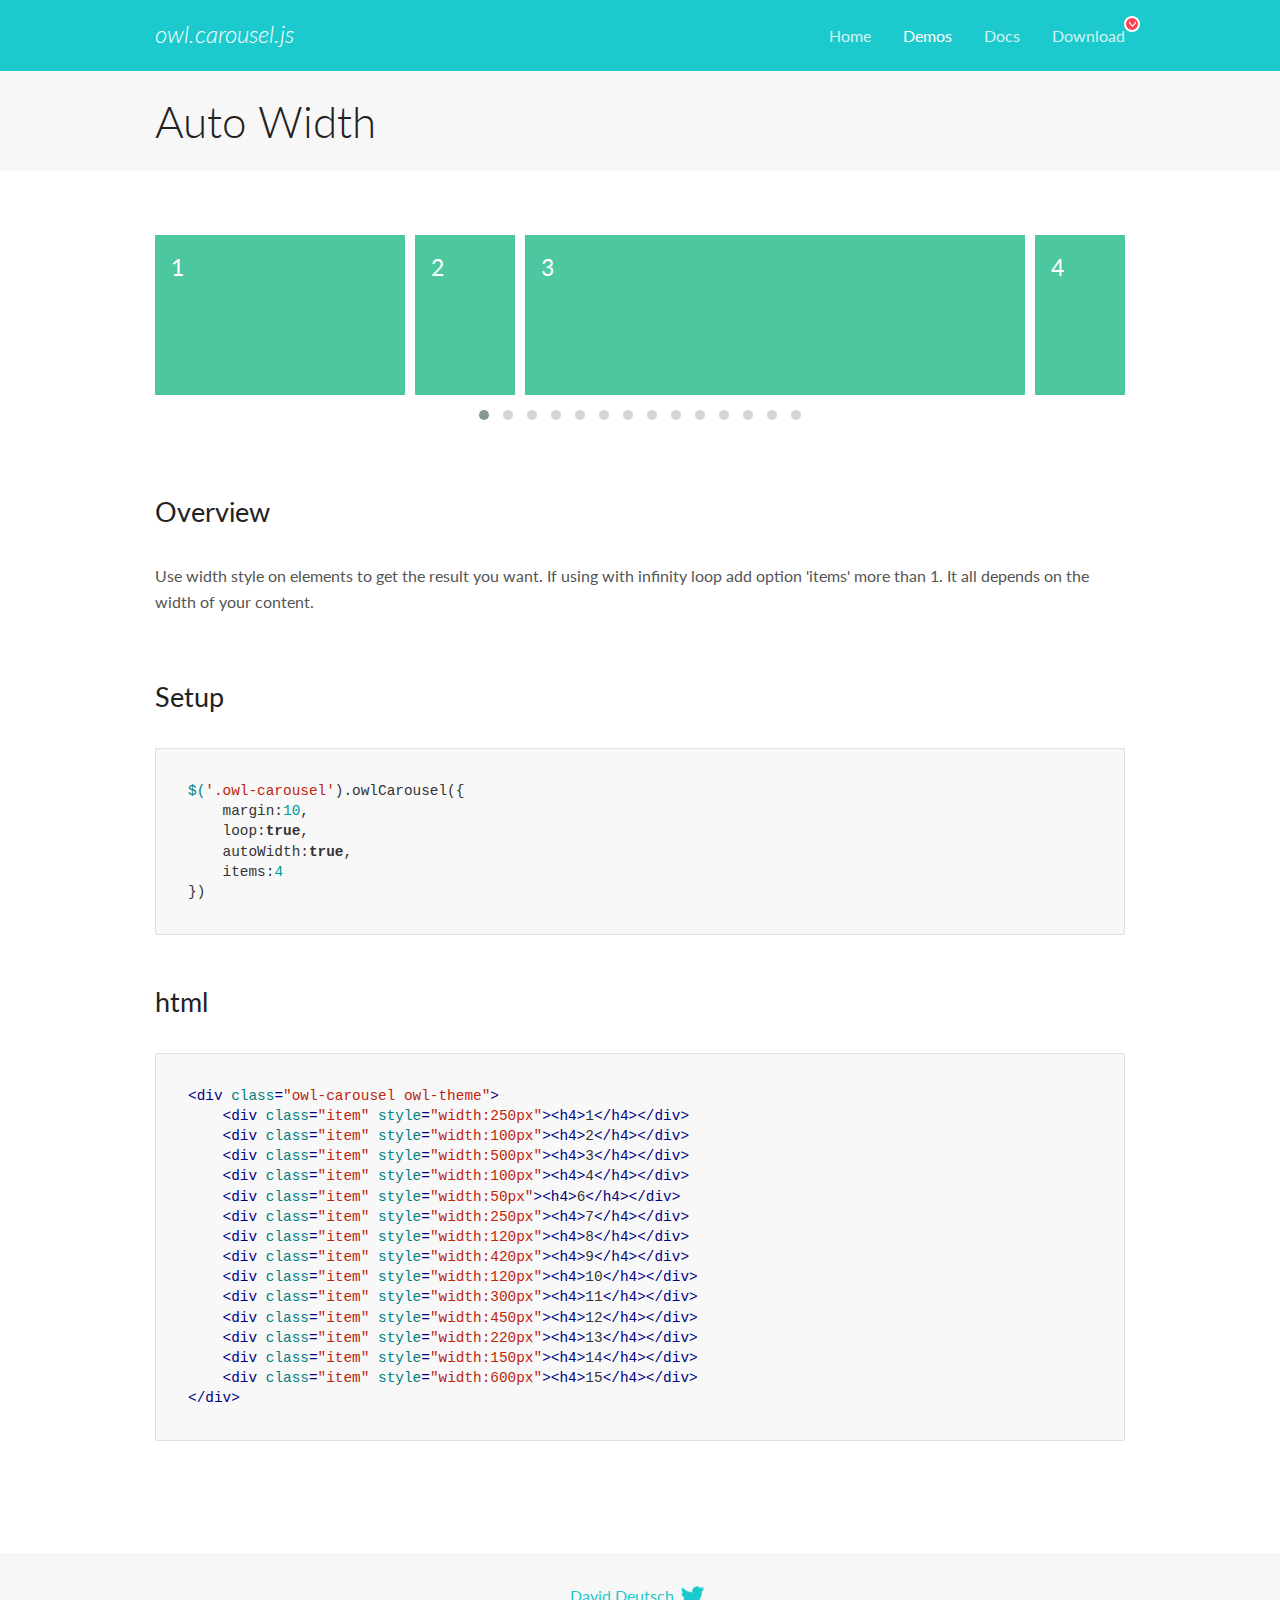
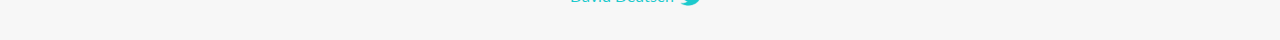
<file: plugins/owlcarousel2-master/docs/demos/autowidth.html>
<!DOCTYPE html>
<html lang="en">
  <head>

    <!-- head -->
    <meta charset="utf-8">
    <meta name="msapplication-tap-highlight" content="no" />
    <meta name="viewport" content="width=device-width, initial-scale=1.0" />
    <meta name="description" content="Auto Width">
    <meta name="author" content="David Deutsch">
    <title>
      Auto Width Demo | Owl Carousel | 2.3.4
    </title>

    <!-- Stylesheets -->
    <link href='https://fonts.googleapis.com/css?family=Lato:300,400,700,400italic,300italic' rel='stylesheet' type='text/css'>
    <link rel="stylesheet" href="../assets/css/docs.theme.min.css">

    <!-- Owl Stylesheets -->
    <link rel="stylesheet" href="../assets/owlcarousel/assets/owl.carousel.min.css">
    <link rel="stylesheet" href="../assets/owlcarousel/assets/owl.theme.default.min.css">

    <!-- HTML5 shim and Respond.js IE8 support of HTML5 elements and media queries -->

    <!--[if lt IE 9]>
      <script src="https://oss.maxcdn.com/libs/html5shiv/3.7.0/html5shiv.js"></script>
      <script src="https://oss.maxcdn.com/libs/respond.js/1.3.0/respond.min.js"></script>
    <![endif]-->

    <!-- Favicons -->
    <link rel="apple-touch-icon-precomposed" sizes="144x144" href="../assets/ico/apple-touch-icon-144-precomposed.png">
    <link rel="shortcut icon" href="../assets/ico/favicon.png">
    <link rel="shortcut icon" href="favicon.ico">

    <!-- Yeah i know js should not be in header. Its required for demos.-->

    <!-- javascript -->
    <script src="../assets/vendors/jquery.min.js"></script>
    <script src="../assets/owlcarousel/owl.carousel.js"></script>
  </head>
  <body>

    <!-- header -->
    <header class="header">
      <div class="row">
        <div class="large-12 columns">
          <div class="brand left">
            <h3>
              <a href="/OwlCarousel2/">owl.carousel.js</a> 
            </h3>
          </div>
          <a id="toggle-nav" class="right">
            <span></span> <span></span> <span></span> 
          </a> 
          <div class="nav-bar">
            <ul class="clearfix">
              <li> <a href="/OwlCarousel2/index.html">Home</a>  </li>
              <li class="active">
                <a href="/OwlCarousel2/demos/demos.html">Demos</a> 
              </li>
              <li> <a href="/OwlCarousel2/docs/started-welcome.html">Docs</a>  </li>
              <li>
                <a href="https://github.com/OwlCarousel2/OwlCarousel2/archive/2.3.4.zip">Download</a> 
                <span class="download"></span> 
              </li>
            </ul>
          </div>
        </div>
      </div>
    </header>

    <!-- title -->
    <section class="title">
      <div class="row">
        <div class="large-12 columns">
          <h1>Auto Width</h1>
        </div>
      </div>
    </section>

    <!--  Demos -->
    <section id="demos">
      <div class="row">
        <div class="large-12 columns">
          <div class="owl-carousel owl-theme">
            <div class="item" style="width:250px">
              <h4>1</h4>
            </div>
            <div class="item" style="width:100px">
              <h4>2</h4>
            </div>
            <div class="item" style="width:500px">
              <h4>3</h4>
            </div>
            <div class="item" style="width:100px">
              <h4>4</h4>
            </div>
            <div class="item" style="width:50px">
              <h4>6</h4>
            </div>
            <div class="item" style="width:250px">
              <h4>7</h4>
            </div>
            <div class="item" style="width:120px">
              <h4>8</h4>
            </div>
            <div class="item" style="width:420px">
              <h4>9</h4>
            </div>
            <div class="item" style="width:120px">
              <h4>10</h4>
            </div>
            <div class="item" style="width:300px">
              <h4>11</h4>
            </div>
            <div class="item" style="width:450px">
              <h4>12</h4>
            </div>
            <div class="item" style="width:220px">
              <h4>13</h4>
            </div>
            <div class="item" style="width:150px">
              <h4>14</h4>
            </div>
            <div class="item" style="width:600px">
              <h4>15</h4>
            </div>
          </div>
          <h3 id="overview">Overview</h3>
          <p>Use width style on elements to get the result you want. If using with infinity loop add option &#39;items&#39; more than 1. It all depends on the width of your content.</p>
          <h3 id="setup">Setup</h3>
          <pre><code>$(&#39;.owl-carousel&#39;).owlCarousel({
    margin:10,
    loop:true,
    autoWidth:true,
    items:4
})</code></pre>
          <h3 id="html">html</h3>
          <pre><code>&lt;div class=&quot;owl-carousel owl-theme&quot;&gt;
    &lt;div class=&quot;item&quot; style=&quot;width:250px&quot;&gt;&lt;h4&gt;1&lt;/h4&gt;&lt;/div&gt;
    &lt;div class=&quot;item&quot; style=&quot;width:100px&quot;&gt;&lt;h4&gt;2&lt;/h4&gt;&lt;/div&gt;
    &lt;div class=&quot;item&quot; style=&quot;width:500px&quot;&gt;&lt;h4&gt;3&lt;/h4&gt;&lt;/div&gt;
    &lt;div class=&quot;item&quot; style=&quot;width:100px&quot;&gt;&lt;h4&gt;4&lt;/h4&gt;&lt;/div&gt;
    &lt;div class=&quot;item&quot; style=&quot;width:50px&quot;&gt;&lt;h4&gt;6&lt;/h4&gt;&lt;/div&gt;
    &lt;div class=&quot;item&quot; style=&quot;width:250px&quot;&gt;&lt;h4&gt;7&lt;/h4&gt;&lt;/div&gt;
    &lt;div class=&quot;item&quot; style=&quot;width:120px&quot;&gt;&lt;h4&gt;8&lt;/h4&gt;&lt;/div&gt;
    &lt;div class=&quot;item&quot; style=&quot;width:420px&quot;&gt;&lt;h4&gt;9&lt;/h4&gt;&lt;/div&gt;
    &lt;div class=&quot;item&quot; style=&quot;width:120px&quot;&gt;&lt;h4&gt;10&lt;/h4&gt;&lt;/div&gt;
    &lt;div class=&quot;item&quot; style=&quot;width:300px&quot;&gt;&lt;h4&gt;11&lt;/h4&gt;&lt;/div&gt;
    &lt;div class=&quot;item&quot; style=&quot;width:450px&quot;&gt;&lt;h4&gt;12&lt;/h4&gt;&lt;/div&gt;
    &lt;div class=&quot;item&quot; style=&quot;width:220px&quot;&gt;&lt;h4&gt;13&lt;/h4&gt;&lt;/div&gt;
    &lt;div class=&quot;item&quot; style=&quot;width:150px&quot;&gt;&lt;h4&gt;14&lt;/h4&gt;&lt;/div&gt;
    &lt;div class=&quot;item&quot; style=&quot;width:600px&quot;&gt;&lt;h4&gt;15&lt;/h4&gt;&lt;/div&gt;
&lt;/div&gt;</code></pre>
          <script>
            $(document).ready(function() {
              $('.owl-carousel').owlCarousel({
                margin: 10,
                loop: true,
                autoWidth: true,
                items: 4
              })
            })
          </script>
        </div>
      </div>
    </section>

    <!-- footer -->
    <footer class="footer">
      <div class="row">
        <div class="large-12 columns">
          <h5>
            <a href="/OwlCarousel2/docs/support-contact.html">David Deutsch</a> 
            <a id="custom-tweet-button" href="https://twitter.com/share?url=https://github.com/OwlCarousel2/OwlCarousel2&text=Owl Carousel - This is so awesome! " target="_blank"></a> 
          </h5>
        </div>
      </div>
    </footer>

    <!-- vendors -->
    <script src="../assets/vendors/highlight.js"></script>
    <script src="../assets/js/app.js"></script>
  </body>
</html>
</file>
<file: css/style.css>
@font-face {
    font-family: "IRANSansWeb_FaNum";
    src: url("../fonts/iransansweb(fanum).eot");
    /* IE9 Compat Modes */
    src: url("../fonts/iransansweb(fanum)%EF%B9%96.eot#iefix") format("embedded-opentype"),
        /* IE6-IE8 */
        url("../fonts/iransansweb(fanum).ttf") format("truetype"),
        /* Safari, Android, iOS */
        url("../fonts/iransansweb(fanum).woff") format("woff"),
        /* Modern Browsers */
        url("../fonts/iransansweb(fanum).woff2") format("woff2");
    /* Modern Browsers */
    font-weight: normal;
    font-style: normal;
}

@font-face {
    font-family: "IRANSansWeb_FaNum_Light";
    src: url("../fonts/iransansweb(fanum)_light.eot");
    /* IE9 Compat Modes */
    src: url("../fonts/iransansweb(fanum)_light%EF%B9%96.eot#iefix") format("embedded-opentype"),
        /* IE6-IE8 */
        url("../fonts/iransansweb(fanum)_light.ttf") format("truetype"),
        /* Safari, Android, iOS */
        url("../fonts/iransansweb(fanum)_light.woff") format("woff"),
        /* Modern Browsers */
        url("../fonts/iransansweb(fanum)_light.woff2") format("woff2");
    /* Modern Browsers */
    font-weight: normal;
    font-style: normal;
}

@font-face {
    font-family: "IRANSansWeb_FaNum_Medium";
    src: url("../fonts/iransansweb(fanum)_medium.eot");
    /* IE9 Compat Modes */
    src: url("../fonts/iransansweb(fanum)_medium%EF%B9%96.eot#iefix") format("embedded-opentype"),
        /* IE6-IE8 */
        url("../fonts/iransansweb(fanum)_medium.ttf") format("truetype"),
        /* Safari, Android, iOS */
        url("../fonts/iransansweb(fanum)_medium.woff") format("woff"),
        /* Modern Browsers */
        url("../fonts/iransansweb(fanum)_medium.woff2") format("woff2");
    /* Modern Browsers */
    font-weight: normal;
    font-style: normal;
}

@font-face {
    font-family: "IRANSansWeb_FaNum_Bold";
    src: url("../fonts/iransansweb(fanum)_bold.eot");
    /* IE9 Compat Modes */
    src: url("../fonts/iransansweb(fanum)_bold%EF%B9%96.eot#iefix") format("embedded-opentype"),
        /* IE6-IE8 */
        url("../fonts/iransansweb(fanum)_bold.ttf") format("truetype"),
        /* Safari, Android, iOS */
        url("../fonts/iransansweb(fanum)_bold.woff") format("woff"),
        /* Modern Browsers */
        url("../fonts/iransansweb(fanum)_bold.woff2") format("woff2");
    /* Modern Browsers */
    font-weight: normal;
    font-style: normal;
}

@font-face {
    font-family: "CocoBiker";
    src: url("../fonts/cocobiker.eot");
    /* IE9 Compat Modes */
    src: url("../fonts/cocobiker%EF%B9%96.eot#iefix") format("embedded-opentype"),
        /* IE6-IE8 */
        url("../fonts/cocobiker.otf") format("opentype"),
        /* Open Type Font */
        url("../fonts/cocobiker.svg") format("svg"),
        /* Legacy iOS */
        url("../fonts/cocobiker.ttf") format("truetype"),
        /* Safari, Android, iOS */
        url("../fonts/cocobiker.woff") format("woff"),
        /* Modern Browsers */
        url("../fonts/cocobiker.woff2") format("woff2");
    /* Modern Browsers */
    font-weight: normal;
    font-style: normal;
}


* {
    -webkit-box-sizing: border-box;
    -moz-box-sizing: border-box;
    -ms-box-sizing: border-box;
    box-sizing: border-box;
}

body {
    font-family: IRANSansWeb_FaNum;
    font-size: 13px !important;
    font-weight: normal !important;
    font-style: normal !important;
    line-height: 2em !important;
    color: #222426 !important;
    overflow-x: hidden !important;
    background-color: #f8fafd;
}

p {
    line-height: 2.4 !important;
}

span {
    font-size: 13px;
}

.IRANSansWeb {
    font-family: IRANSansWeb_FaNum !important;
}

.IRANSansWeb_Light {
    font-family: IRANSansWeb_FaNum_Light !important;
}

.IRANSansWeb_Bold {
    font-family: IRANSansWeb_FaNum_Bold !important;
}

.IRANSansWeb_Medium {
    font-family: IRANSansWeb_FaNum_Medium !important;
}

a,
input {
    -webkit-transition: all 0.2s ease-out 0s;
    -moz-transition: all 0.2s ease-out 0s;
    -ms-transition: all 0.2s ease-out 0s;
    -o-transition: all 0.2s ease-out 0s;
    transition: all 0.2s ease-out 0s;
    outline: none !important;
}

a,
a:focus,
a:hover {
    text-decoration: none !important;
}

ul {
    list-style-type: none;
    padding: 0px;
}

a {
    color: #222426;
}

.container-header {
    padding: 12px 12px 12px 15px;
    background-color: #fff;
    z-index: 999;
}


#owl-slider img {
    width: 100%;
    height: 452px;
    object-fit: cover;
    border-radius: 15px !important;
}

.Qcol {
    background-color: #0b2f62;
    border-radius: 15px;
}

/*
.Qlink img{
    width: 100%;
    height: 82px;
    object-fit: cover;
}*/

.caption {
    position: absolute;
    bottom: 0;
    right: 0;
    left: 0;
    background-color: rgba(105, 5, 5, 0.3);
    color: #fff;
    padding-top: 15px;
    padding-right: 30px;
    text-align: right;
    font-family: IRANSansWeb_FaNum_Medium;
    -webkit-border-bottom-left-radius: 15px !important;
    border-bottom-left-radius: 15px !important;
    -webkit-border-bottom-right-radius: 15px !important;
    border-bottom-right-radius: 15px !important;
}

.SlideCategori {
    top: -17px;
    right: 25px;
    font-size: 0.75rem;
    border-radius: 15px;
    background-color: #416cc2;
}

.owl-prev {
    left: -0.6rem;
}

.owl-next {
    right: -0.6rem;
}

.owl-prev,
.owl-next {
    position: absolute;
    font-size: 35px;
    background-color: #ffffff;
    color: #000000;
    padding: 8px 15px;
    font-family: CocoBiker;
    top: 36%;
    border-radius: 50%;
    -ms-box-shadow: 0 7px 13px 0 rgba(0, 0, 0, .11);
    -moz-box-shadow: 0 7px 13px 0 rgba(0, 0, 0, .11);
    -webkit-box-shadow: 0 7px 13px 0 rgba(0, 0, 0, .11);
    box-shadow: 0 7px 13px 0 rgba(0, 0, 0, .11);
}



#owl-slider .owl-prev,
#owl-slider .owl-next {
    background-color: transparent !important;
    color: #fff !important;
    -ms-box-shadow: unset !important;
    -moz-box-shadow: unset !important;
    -webkit-box-shadow: unset !important;
    box-shadow: unset !important;
}




#owl-Service img,
#Service img {
    position: absolute;
    top: -17px;
    right: 35%;
    width: 75px;
    height: 75px;
    border: 2px solid #fff;
    box-shadow: 0 3px 6px 0 rgba(24, 62, 81, 0.39);
}



#owl-Service h6,
#Service h6 {
    font-family: IRANSansWeb_FaNum_Medium;
    margin-top: 3rem;
    margin-bottom: 0rem !important;
    padding-top: .25rem;
}




#owl-province img {
    width: auto !important;
    height: 90px !important;
    margin: 15px 0 !important;
}

#owl-province p {
    font-size: 13px !important;
}


#owl-province .card:hover {
    /*border: 1px solid #4ec0b0;*/
    -ms-box-shadow: 0 5px 5px 0 #a5e5dc;
    -moz-box-shadow: 0 5px 5px 0 #a5e5dc;
    -webkit-box-shadow: 0 5px 5px 0 #a5e5dc;
    box-shadow: 0 5px 5px 0 #a5e5dc;
}



#owl-topnews .card:hover,
#blog .card:hover {
    -webkit-box-shadow: 0 1px 6px 0 rgba(187, 12, 12, 0.8) !important;
    -moz-box-shadow: 0 1px 6px 0 rgba(187, 12, 12, 0.8) !important;
    box-shadow: 0 1px 6px 0 rgba(187, 12, 12, 0.8) !important;
}



.covernews {
    position: absolute;
    left: 0;
    right: 0;
    bottom: 16px;
    background-color: #731111;

}

.covernews span {
    color: #dedcdc !important;
    font-size: 11px !important;
}



footer .form-control input {
    color: #fff !important;
}



.consultation-bullet {
    display: inline-block;
    width: 9px;
    height: 9px;
    background-color: #2cae53;
    margin: 0 0 0 10px;
    position: relative;
    top: 1px;
    z-index: 9;
    -moz-animation: status-indicator-pulse-positive 2s ease-in-out .5s infinite;
    -o-animation: status-indicator-pulse-positive 2s ease-in-out .5s infinite;
    -webkit-animation: status-indicator-pulse-positive 2s ease-in-out .5s infinite;
    animation: status-indicator-pulse-positive 2s ease-in-out .5s infinite;
}

.user-box-nav {
    position: relative;
    margin: 0;
}

.user-box {
    margin: 6px 0 0 0;
}


header {
    background-color: #fff;
}

.mymain-menu ul li {
    display: inline-block;
    padding: 15px;
}


.above-page-img {
    border-bottom-right-radius: 100px;
    -moz-border-bottom-right-radius: 100px;
    -o-border-bottom-right-radius: 100px;
    -webkit-border-bottom-right-radius: 100px;
    border-bottom-left-radius: 100px;
    -moz-border-bottom-left-radius: 100px;
    -o-border-bottom-left-radius: 100px;
    -webkit-border-bottom-left-radius: 100px;
    min-height: 350px;
    max-height: 350px;
    background-image: -moz-linear-gradient(131deg, #065482, #00c395);
    background-image: -ms-linear-gradient(131deg, #065482, #00c395);
    background-image: -webkit-linear-gradient(131deg, #065482, #00c395);
    background-image: linear-gradient(131deg, #065482, #00c395);
    position: absolute;
    max-width: 100%;
    right: 0;
    left: 0;
    overflow: hidden;
}



.above-page-img>img {
    top: -120px !important;
    max-width: 105%;
}

.above-page-img>img {
    position: relative;
    opacity: .15;
    min-height: 430px;
}


.above-page-content {
    z-index: 99;
    padding: 32px 7px 32px 7px;
    max-width: 100%;
    width: 750px;
}

.above-page-tagline {
    padding: 0 16px;
}

.main-tagline {
    font-size: 23px;
    font-weight: 700;
    font-style: normal;
    font-stretch: normal;
    line-height: 1.69;
    letter-spacing: normal;
    text-align: center;
    color: #fff;
}

.explaine-tagline {
    font-size: 16px;
    font-weight: 300;
    font-style: normal;
    font-stretch: normal;
    line-height: 30px;
    letter-spacing: normal;
    text-align: center;
    color: #fff;
    position: relative;
}

.explaine-tagline span,
.explaine-tagline span.rw-words.rw-words-1>span {
    font-size: 16px;
    font-weight: 300;
    font-style: normal;
    font-stretch: normal;
    line-height: 1.88;
}

.rw-words {
    display: inline-block;
    position: relative;
    width: 35px;
    height: 18px;
}

.rw-words-1 span {
    position: absolute;
    opacity: 0;
    overflow: hidden;
    color: #fff;
    -webkit-animation: rotateWord 18s linear infinite 0s;
    -ms-animation: rotateWord 18s linear infinite 0s;
    animation: rotateWord 18s linear infinite 0s;
    right: 0;
    text-align: right;
}

.rw-words-1 span:nth-child(2) {
    -webkit-animation-delay: 3s;
    -ms-animation-delay: 3s;
    animation-delay: 3s;
    color: #fff;
}

.rw-words-1 span:nth-child(3) {
    -webkit-animation-delay: 6s;
    -ms-animation-delay: 6s;
    animation-delay: 6s;
    color: #fff;
}

.rw-words-1 span:nth-child(4) {
    -webkit-animation-delay: 9s;
    -ms-animation-delay: 9s;
    animation-delay: 9s;
    color: #fff;
}

.rw-words-1 span:nth-child(5) {
    -webkit-animation-delay: 12s;
    -ms-animation-delay: 12s;
    animation-delay: 12s;
    color: #fff;
}

.rw-words-1 span:nth-child(6) {
    -webkit-animation-delay: 15s;
    -ms-animation-delay: 15s;
    animation-delay: 15s;
    color: #fff;
}


@keyframes rotateWord {
    0% {
        opacity: 0;
    }

    2% {
        opacity: 0;
        -webkit-transform: translateY(-30px);
        transform: translateY(-30px);
    }

    5% {
        opacity: 1;
        -webkit-transform: translateY(0);
        transform: translateY(0);
    }

    17% {
        opacity: 1;
        -webkit-transform: translateY(0);
        transform: translateY(0);
    }

    20% {
        opacity: 0;
        -webkit-transform: translateY(30px);
        transform: translateY(30px);
    }

    80% {
        opacity: 0;
    }

    100% {
        opacity: 0;
    }
}



.above-page-search {
    text-align: center;
    margin: 24px auto 0 auto;
    width: calc(100% - 20px);
    max-width: 660px;
    position: relative;
}

.srch-input {
    border-radius: 8px;
    -ms-border-radius: 8px;
    -moz-border-radius: 8px;
    -webkit-border-radius: 8px;
    border: none;
    width: 100%;
    padding: 15px;
    height: 60px;
}

.search-icon {
    display: block;
    width: 48px;
    position: absolute;
    left: 5px;
    top: 5px;
    padding: 12px 0 0 0;
}

.last-question-time {
    color: #fff;
    text-align: center;
    padding: 3px 10px;
    margin: 24px auto 0 auto;
    width: 100%;
}

.last-question-time>.last-question-time-detail {
    display: inline-block;
    clear: both;
    justify-content: center;
    align-items: center;
    background-color: rgba(29, 145, 145, .41);
    border: 1px dashed #fff;
    padding: 6px 10px;
    min-height: 42px;
    /*max-height:auto;*/
    margin: 0 0 8px 8px;
    -ms-border-radius: 50px;
    -moz-border-radius: 50px;
    -o-border-radius: 50px;
    -webkit-border-radius: 50px;
    border-radius: 50px;
    border-top-left-radius: 50px;
    border-bottom-left-radius: 50px;
    -ms-border-bottom-left-radius: 0;
    -moz-border-bottom-left-radius: 0;
    -webkit-border-bottom-left-radius: 0;
    -o-border-bottom-left-radius: 0;
    border-bottom-left-radius: 0;
}

.value-body {
    background-color: #fff;
    -o-box-shadow: 0 10px 20px 0 rgba(0, 0, 0, .09);
    -moz-box-shadow: 0 10px 20px 0 rgba(0, 0, 0, .09);
    -webkit-box-shadow: 0 10px 20px 0 rgba(0, 0, 0, .09);
    box-shadow: 0 10px 20px 0 rgba(0, 0, 0, .09);
    -o-border-radius: 20px;
    -moz-border-radius: 20px;
    -webkit-border-radius: 20px;
    border-radius: 20px;
    padding: 20px;
    position: relative;
}


.Consulation-list {}

.Consulation-list li {
    display: inline-block;
    position: relative;
    width: 55px;
    height: 55px;
    margin: 0 -12px 0 0;
}

.Consulation-list img {
    box-shadow: 0 7px 10px #00000020;
    border: 2px solid #fff;
}



.box-transform {
    -moz-transition: all .25s ease;
    -webkit-transition: all .25s ease;
    transition: all .25s ease;
    -o-transition: all .25s ease;
}

.box-transform:hover {
    transform: translateY(-5px);
    -moz-transform: translateY(-5px);
    -o-transform: translateY(-5px);
    -webkit-transform: translateY(-5px);
}

.extension-nav span {
    font-size: 13px !important;
}

#loginbtn img {
    width: 20px;
    height: 20px;
}

.Consulation-list li i {
    display: block;
    width: 10px;
    height: 10px;
    border: solid 1px #fff;
    position: absolute;
    top: 2px;
    right: 2px;
    -o-border-radius: 50%;
    -webkit-border-radius: 50%;
    -moz-border-radius: 50%;
    border-radius: 50%;
    background-color: #0dd15b;
}



.card {
    -ms-border-radius: 15px;
    -moz-border-radius: 15px;
    -webkit-border-radius: 15px;
    border-radius: 15px;
    /* -ms-box-shadow: 0 8px 20px 0 rgba(40, 39, 39, 0.18);
    -moz-box-shadow: 0 8px 20px 0 rgba(40, 39, 39, 0.18);
    -webkit-box-shadow: 0 8px 20px 0 rgba(40, 39, 39, 0.18);
    box-shadow: 0 8px 20px 0 rgba(40, 39, 39, 0.18); */
    background-color: #fff;
    position: relative;
    /*margin: 20px 5px;*/
    border: none;
}

#owl-Comments span {
    font-size: 13px;
}




.rounded-btn {
    -o-border-radius: 50px;
    -moz-border-radius: 50px;
    -webkit-border-radius: 50px;
    border-radius: 50px;
}

.support-phone {
    background-color: #940b0b;
    font-size: 15px;
    font-weight: 500;
    text-align: center;
    color: #fff;
    height: 40px;
    /*display: block;*/
    padding: 7px 45px;
    position: relative;
}



#foottop span {
    font-size: 18px;
}


footer h5 {
    font-weight: 500;
    text-align: right;
    color: #fff;
}

footer ul li {
    line-height: 1.8em;
    padding: 6px 0;
}

footer ul li a {
    font-size: 13px;
    color: #fff !important;
    transition: all .2s ease-in-out;
    -moz-transition: all .2s ease-in-out;
    -o-transition: all .2s ease-in-out;
    -webkit-transition: all .2s ease-in-out;
    position: relative;
    /*top: 2px;*/
    right: 0;
}

footer ul li a:hover {
    right: 5px;
    color: #476171;
    /*border-bottom: 2px solid #00c395;*/
}


.fa-2x {
    font-size: 1.2em !important;
}


/*.rel-footer {
    position: relative;
    padding-bottom: 60px;
}*/

#footer-content {
    -moz-box-shadow: 0 -7px 20px 0 rgba(0, 0, 0, .05);
    -o-box-shadow: 0 -7px 20px 0 rgba(0, 0, 0, .05);
    -webkit-box-shadow: 0 -7px 20px 0 rgba(0, 0, 0, .05);
    box-shadow: 0 -7px 20px 0 rgba(0, 0, 0, .05);
    /*-moz-border-bottom-right-radius: 50px;
    -o-border-bottom-right-radius: 50px;
    -webkit-border-bottom-right-radius: 50px;
    border-bottom-right-radius: 50px;
    -o-border-bottom-left-radius: 50px;
    -moz-border-bottom-left-radius: 50px;
    -webkit-border-bottom-left-radius: 50px;
    border-bottom-left-radius: 50px;*/
    /*position: relative;*/
    /*z-index: 9;*/
    color: #fff;
    padding-top: 10px;
    background: #620b0b url('../Images/pttern2.png') repeat-x top;
}


#footer-copyright {
    width: 100%;
    /*height: 120px;*/
    padding: 20px;
    background: #550909 url("") repeat-x center;
    font-size: 13px;
    /*position: absolute;*/
    /*bottom: 0;
    right: 0;
    left: 0;*/
    /*z-index: 0;
    overflow: hidden;*/
}


.br-top {
    border-top: 3px solid #00c395;
}

.box {
    background-color: #fff;
    -o-box-shadow: 0 10px 20px 0 rgba(0, 0, 0, .09);
    -moz-box-shadow: 0 10px 20px 0 rgba(0, 0, 0, .09);
    -webkit-box-shadow: 0 10px 20px 0 rgba(0, 0, 0, .09);
    box-shadow: 0 10px 20px 0 rgba(0, 0, 0, .09);
    border-radius: 20px;
}


.main-bg {
    background-image: linear-gradient(119deg, #00c395, #065482);
    background-position: center -30px;
    background-repeat: no-repeat;
    background-size: auto;
}

.text-grad {
    color: #741212 !important;
}

.grad-bg {
    /*background-image:linear-gradient(160deg,#2a536f,#0c706b);*/
    background-color: #6e0c0c;
}

.btn-grad {
    background-color: none !important;
    border-color: none !important;
    background-image: linear-gradient(160deg, #390909, #810909);
}

.btn-grad:not(:disabled):not(.disabled).active,
.btn-grad:not(:disabled):not(.disabled):active {
    background-image: linear-gradient(160deg, #099f7c, #074366);
}

.btn-outline-grad {
    color: #3b4246 !important;
    background-color: transparent;
    background-image: none;
    border-color: #099f7c;
}

.danger-bg {
    background-image: -moz-linear-gradient(131deg, #eea052, #ff4e4e);
    background-image: -ms-linear-gradient(131deg, #eea052, #ff4e4e);
    background-image: -webkit-linear-gradient(131deg, #eea052, #ff4e4e);
    background-image: linear-gradient(131deg, #eea052, #ff4e4e);
}

.border2 {
    border: 2px solid #f0ecec;
}

.h1,
.h2,
.h3,
.h4,
.h5,
.h6,
h1,
h2,
h3,
h4,
h5,
h6 {
    line-height: 1.9 !important;
}


.form-control {
    border-radius: 15px;
    padding: 1.2rem .75rem !important;
    font-size: 0.73rem !important;
    border: 1px solid #b3b3b4 !important;
    margin-bottom: 10px;
    -webkit-box-shadow: inset 0 1px 1px rgba(0, 0, 0, .075);
    box-shadow: inset 0 1px 1px rgba(0, 0, 0, .075);
    -webkit-transition: border-color ease-in-out .15s, -webkit-box-shadow ease-in-out .15s;
    -o-transition: border-color ease-in-out .15s, box-shadow ease-in-out .15s;
    transition: border-color ease-in-out .15s, box-shadow ease-in-out .15s;
    height: 30px !important;
    line-height: 2 !important;
}


.btn {
    font-size: unset !important;
    border-radius: 8px !important;
}


#login {
    max-width: 400px;
    margin: 0 auto;
}

.btn-danger {
    background-color: #ed1846 !important;
    border: 1px solid #ed1846 !important;
}

#sect_72 img {
    width: 200px;
    height: auto;
}

.area {
    height: 120px !important;
}

#sect_72 box {
    height: auto;
}


.cstm_hr {
    height: 1px;
    background-color: #45d3a6;
}

.text-lightgreen {
    color: #1c3470;
}

.intro-section {
    background-image: linear-gradient(131deg, #00c395, #065482);
    padding: 0;
}


#online h5 {
    font-size: 1.1rem !important;
}



h5 {
    font-size: 1.15rem !important;
}

h5.bt-color:after {
    content: '';
    width: 80px;
    height: 2px;
    background-color: #ff0000;
    display: block;
    margin-top: .3em !important;
}


#blog h5.bt-color:after,
#home h5.bt-color:after {
    margin: 0 auto;
}



.rad50 {
    -moz-border-radius: 50px !important;
    -webkit-border-radius: 50px !important;
    border-radius: 50px !important;
}

.rad25 {
    -moz-border-radius: 25px !important;
    -webkit-border-radius: 25px !important;
    border-radius: 25px !important;
}


.rad12 {
    -webkit-border-radius: 12px !important;
    border-radius: 12px !important;
    -moz-border-radius: 12px !important;
}



.socialsize {
    width: 30px;
    height: auto;
}

.bg-darkblue {
    background-color: #126b97;
}

#blog .above-page-img {
    min-height: 250px !important;
    max-height: 250px !important;
}

.bigpic {
    position: relative;
    z-index: 2;
    height: 200px;
width: 100%;
object-fit: cover;
}

.blogdiv {
    position: absolute;
    z-index: 5;
    bottom: 5px;
    padding:0 20px;
}

.text-shadow {
    text-shadow: 0 3px 6px rgba(19, 16, 16, 0.9);
}

.pic55 {
    width: 55px;
    height: 55px;
    border: 2px solid #fff;
}

.pic70 {
    width: 75px;
    height: 75px;
    border: 2px solid #fff;
    box-shadow: 0 3px 4px 0 rgba(202, 201, 204, 0.9);
}

.pic90 {
    width: 90px;
    height: auto;
}

.pic160 {
    width: 160px;
    height: 160px;
    border: 4px solid #fff;
}

.bottom_p {
    margin-bottom: 0rem !important;
}

.card-img-top {
    width: 100%;
    border-top-left-radius: 20px !important;
    border-top-right-radius: 20px !important;
}

.card-footer {
    background-color: unset !important;
    border-top: unset !important;
}

.relative {
    position: relative;
}

.absolute {
    position: absolute;
}

ul.box img {
    width: 95px;
    height: 75px;
}


.blog-item-title .fa-2x {
    font-size: 1.3em;
}

.blog-item-title {
    font-size: 13px;
    line-height: 1.8;
}

.blogpost ul li {
    border-bottom: 1px solid #c6ddd7;
    padding: 8px 15px;
}


.blogpost ul li:hover img {
    opacity: .6;
    transform: scale(1.10);
    overflow: hidden;
    width: 95px;
    height: 75px;
}

.blogpost ul li img {
    transform: scale(1);
    width: 95px;
    height: 75px;
}

.gray11 {
    color: #5e7582;
    font-size: 11px !important;
}

.bg-red {
    background-color: #ed1846;
    width: 95px;
    height: 75px;
}


.dash {
    border: 1px dashed #94c5e1;
}

.dash-g {
    border: 1px dashed #10ae82;
}


ul.inline li {
    display: inline-block;
}

.btn-warning {
    color: #212529;
    background-color: #fb0 !important;
    border-color: #fb0 !important;
}

.question-box {
    box-shadow: 0 3px 11px 0 rgba(0, 195, 149, 0.48);
    background-image: linear-gradient(60deg, #065482, #00c395);
    -moz-box-shadow: 0 3px 11px 0 rgba(0, 195, 149, 0.48);
    -webkit-box-shadow: 0 3px 11px 0 rgba(0, 195, 149, 0.48);
    background-image: -moz-linear-gradient(60deg, #065482, #00c395);
    background-image: -webkit-linear-gradient(60deg, #065482, #00c395);
    padding: 20px;
    -moz-border-radius: 20px;
    -webkit-border-radius: 20px;
    border-radius: 20px;
    position: relative;
    top: -30px;
}

.question-box:after {
    content: "";
    display: block;
    position: absolute;
    width: 0;
    height: 0;
    border-left: 20px solid transparent;
    border-right: 20px solid transparent;
    border-top: 20px solid #03878b;
    border-radius: 50%;
    transform: rotate(-134deg);
    bottom: -16px;
    z-index: 0;
}

.question-box:after {
    right: -20px;
    bottom: 45px;
    transform: rotate(55deg);
    -moz-transform: rotate(55deg);
    -webkit-transform: rotate(55deg);
    -o-transform: rotate(55deg);
    border-radius: 9%;
    -moz-border-radius: 9%;
    -webkit-border-radius: 9%;
    -o-border-radius: 9%;
    border-top: 20px solid #02ad92;
}

.key-word {
    font-size: 12px;
    font-weight: 300;
    text-align: center;
    color: #5e7582;
    border-radius: 25px;
    background-color: #ECEEF0;
    padding: 4px 12px;
    height: 30px;
}

.map {
    width: 100%;
    height: 200px;
    border-radius: 20px;
}

.mx-wh {
    max-width: 750px;
    /*margin: 0 auto;*/
}

/*.mx-wh {
    max-width: 1100px;
    margin: 0 auto;
}*/
.bg-half {
    background: linear-gradient(#00a4a4 7.2rem, #fff 0);
}

.bg-light {
    background-color: #e5ebf2 !important;
}

.online {
    width: 10px;
    height: 10px;
    display: inline-block;
    background-color: #0dd15b;
    -moz-border-radius: 50%;
    -o-border-radius: 50%;
    -webkit-border-radius: 50%;
    border-radius: 50%;
    -moz-animation: status-indicator-pulse-positive 2s ease-in-out .5s infinite;
    -o-animation: status-indicator-pulse-positive 2s ease-in-out .5s infinite;
    -webkit-animation: status-indicator-pulse-positive 2s ease-in-out .5s infinite;
    animation: status-indicator-pulse-positive 2s ease-in-out .5s infinite;
}

#Chat .fa-2x,
#Call .fa-2x {
    font-size: 1.3em !important;
}

#online.owl-prev,
#online.owl-next {
    position: absolute !important;
    font-size: 25px !important;
    color: #0a91c6 !important;
    padding: 0 10px !important;
    font-family: CocoBiker !important;
    top: 45% !important;
    transform: translateY(-50%) !important;
}

#online.owl-prev {
    right: -0.3rem !important;
}

#online.owl-next {
    left: -0.5rem !important;
}

.comment img {
    width: 33px;
    height: 33px;
}




.card-like {
    margin-bottom: 50px;
    color: white;
    background-image: linear-gradient(119deg, #00c395, #065482);
    border-radius: 6px;
    padding: 30px 50px;
    box-shadow: 0 14px 28px rgba(0, 0, 0, 0.25), 0 10px 10px rgba(0, 0, 0, 0.22);
}

.wizard {
    overflow: hidden;
}

.wizard .wizard-header {
    margin-bottom: 30px;
}

.wizard .wizard-header h5 {
    margin-top: 0;
    margin-bottom: 20px;
}

.wizard .wizard-header hr {
    border-color: #0fe3a7;
    border-top-width: 2px;
}

.wizard .wizard-header .steps {
    height: 15px;
}

.wizard .wizard-header .steps .wizard-step {
    background: #00d3ff;
    width: 15px;
    height: 15px;
    display: inline-block;
    margin: 0 10px;
    opacity: 0.4;
    border-radius: 50%;
    transition: all 0.8s;
}

.wizard .wizard-header .steps .wizard-step.active {
    opacity: 1;
}

.wizard .wizard-body {
    position: relative;
    transition: all 0.3s cubic-bezier(0.68, -0.3, 0.37, 0.6);
}

.wizard .wizard-body .step {
    transition: all 0.3s ease-in-out;
    position: absolute;
    width: 100%;
    top: 0;
    right: -100%;
    opacity: 0;
}

.wizard .wizard-body .step.initial {
    position: relative;
}

.wizard .wizard-body .step.off {
    opacity: 0 !important;
    right: 100% !important;
}

.wizard .wizard-body .step.active {
    right: 0;
    margin-left: 0;
    margin-top: 0;
    opacity: 1;
    transition: all 0.4s linear;
    transition-delay: 0.1s;
}

.wizard .wizard-footer {
    margin-top: 30px;
}



@media (min-width:1300px) {
    .container {
        max-width: 1220px;
    }
}

@media (max-width:991px) {
    .container {
        max-width: 95% !important;
    }

    .flag {
        width: 80px !important;
      }
}


    @media screen and (max-width:1025px) {
        .sina-nav .sina-menu > li > a {
            padding: 8px 4px!important;
           }
       }
    



@media screen and (min-width:768px) {

    .above-page-content {
        padding: 48px 7px 32px 7px;
    }
}

@media screen and (max-width:768px) {


    #blog_details img.w-75 {
        width: 100% !important;
    }

    .above-page-search {
        width: 100%;
    }

    .srch-input {
        font-size: 12px;
    }

    .above-page-img {
        border-bottom-right-radius: 50px;
        -moz-border-bottom-right-radius: 50px;
        -o-border-bottom-right-radius: 50px;
        -webkit-border-bottom-right-radius: 50px;
        border-bottom-left-radius: 50px;
        -moz-border-bottom-left-radius: 50px;
        -o-border-bottom-left-radius: 50px;
        -webkit-border-bottom-left-radius: 50px;
    }

    .Consulation-list li {
        width: 45px;
        height: 45px;
    }

    /*footer, footer h5 {
        text-align: center;
    }*/


    #footer-copyright a {
        font-size: 11px;
        line-height: 1.7;
    }

    .b-dark {
        color: #222426 !important;
    }

    #blog_details h5 {
        font-size: 1rem !important
    }
}

.badge-secondary {
    color: #fff;
    background-color: #0ec8ae !important;
}

#skill ul li {
    margin: 10px 0;
}

#skill ul li a {
    color: #fff !important;
    font-weight: bold;
}
.text-info{
    color: #b81717 !important;
}
#reservation.text-info {
    color: #1784b9 !important;
}

.leftcol h5 {
    font-size: 1rem !important;
}

#searcbtn.btn-success {
    color: #fff;
    background-color: #03c887;
    border-color: #218838;
}

.quickico {
    max-width: 1000px !important;
    color: #343d42 !important;
}

.quickico img {
    width: 45px;
    height: auto;
    padding-bottom: 3px;
}

.quickico .value-body {
    padding: 20px 40px 0 40px !important;
}

@media screen and (max-width:768px) {

    .bx-nws ul li img {
        width: 100%;
        height: auto !important;
    }
  }

@media screen and (max-width:576px) {

    #bio .bt-color::after {
        margin: 0 auto !important;
    }

 
      #owl-slider img {
        height: 340px!important;
         }
}

@media screen and (max-width:480px) {
    .sina-nav .sina-brand {
        height: auto !important;
        max-width: 180px !important;
    }

    .support-phone {
        font-size: 12px !important;
    }

    aside {
        width: 200px;
        left: -200px;
    }

    #Call .dash-g,
    #Chat .dash-g {
        display: none;
        border: none;
    }

    .caption p {
        font-size: 12px !important;
        margin-bottom: 0.5rem !important;
    }
    #loginbtn span {
        display: none;
      }
}


button:focus {
    outline: none;
}

aside {
    background: #f8fafd;
    width: 300px;
    height: 100vh;
    position: fixed;
    transition: .3s;
    left: -350px;
    top: 0;
    z-index: 2000;
    transition-timing-function: cubic-bezier(0.9, 0, 1, 1);
    /*-webkit-transform: translateX(0);
    -moz-box-shadow: 4px 0 9px 0 rgba(0,0,0,.2);
    -o-box-shadow: 4px 0 9px 0 rgba(0,0,0,.2);
    -webkit-box-shadow: 4px 0 9px 0 rgba(0,0,0,.2);*/
    opacity: 1 !important;
    padding: 30px;
}

aside.close {
    left: 0;
    transition: .4s;
    transition-timing-function: cubic-bezier(0.9, 0, 1, 1);
}


aside button {
    border: none;
    background: none;
    position: absolute;
    right: -40px;
    top: 7px;
    font-size: 30px;
    transform: rotate(90deg);
    display: inline-block;
    cursor: pointer;
}

aside.close {
    font-size: 14px !important;
    font-weight: unset !important;
    line-height: 1.9 !important;
    color: #000;
    text-shadow: unset;
    opacity: .5;
}

aside.close:not(:disabled):not(.disabled) {
    cursor: unset !important;
}



.dark-blue {
    background-color: #125687 !important;
}


#tophead .input-group {
    border-bottom: 1px solid #8e4a4a !important;
    border-radius: 15px;
    height: 30px;
    padding: 0 5px;
}

#tophead .form-control {
    border: none !important;
    background-color: transparent !important;
    height: 25px !important;
    padding: 6px !important;
    color: #fff !important;
    box-shadow: none !important;
}

/*#tophead .input-group-text {
    background-color: transparent !important;
}*/

#tophead .form-control::placeholder {
    /* Chrome,  Opera, Safari 10.1+ */
    color: #bb7979;
    opacity: 1;
    /* Firefox */
}

#tophead .form-control::-ms-input-placeholder {
    /* Internet Explorer 10-11 */
    color: #f9f9f9;
}

#tophead .btn-success {
    background-color: transparent;
    border-color: transparent;
    height: 25px;
}

footer .form-control {
    color: #fff !important;
    background-color: transparent;
}

footer .form-control::placeholder {
    /* Chrome, Firefox, Opera, Safari 10.1+ */
    color: #f9f9f9;
}

footer .form-control::-ms-input-placeholder {
    /* Internet Explorer 10-11 */
    color: #f9f9f9;
}





#tophead {
    background: url("../images/headerbackground.png") no-repeat center;
    background-size: cover;
}


#navbar-menu {
    font-family: IRANSansWeb_FaNum;
}

#navbar-menu .fa-chevron-down {
    padding-top: 0px !important;
    font-size: 1.3em;
}


#blog_details h1 {
    font-size: 1rem !important;
  }

.btn-teal {
    font-size: 12px !important;
    background-color: #0c5682  !important;
    border-color: #0c5682  !important;
    color: #fff;
}

@media (max-width:991px) {
    .sina-nav .extension-nav {
        margin: 20px 20px 0 0 !important;
    }

    /*.sina-nav .navbar-toggle {
        padding: 15px 10px!important;
    }*/

    #navbar-menu .fa-chevron-down {
        float: left !important;
    }

    #navbar-menu .dropdown-menu li {
        padding-right: 15px !important;
    }


}











#category ul.prof li {
    border-bottom: 1px dashed rgba(0, 0, 0, .09);
    padding: 0.3rem 0.8rem !important;
}

#prof li p {
    margin-bottom: 0rem !important;
}

#prof span {
    font-size: 12px;
}






#article .card {
    border-radius: 20px !important;
    margin: 0px !important;
}

#article .card-body {
    padding: 0.7rem !important;
}

#article .card-body:hover .read_more {
    border-top-right-radius: 5px;
    -webkit-transition: all 0.2s ease-out 0s;
    -moz-transition: all 0.2s ease-out 0s;
    -ms-transition: all 0.2s ease-out 0s;
    -o-transition: all 0.2s ease-out 0s;
    transition: all 0.2s ease-out 0s;
}

#article .h6 {
    font-size: 0.96rem !important;
    color: #123a74;
}

h6 {
    font-size: 0.96rem !important;
}

#article img:hover {
    background-color: #ff4e4e;
}


.pagination>li>a {
    border-radius: 30px !important;
    margin: 2px !important;
    padding: 8px 13px 8px;
}

.page-item.active .page-link {
    color: #fff !important;
    background-color: #710808 !important;
    border-color: #710808 !important;
}

.page-link {
    border: none !important;
    color:#710808!important;
}




.tab-content .accordion-head {
    padding: 8px;
    border-radius: 0;
    background-color: #fff;
    border-bottom: 1px solid #e1f0ed;
}


.error404 img {
    width: 300px;
    height: auto;
    margin: 0 auto !important;
}


.breadcrumb{
    background-color:transparent;
    margin-bottom: 10px;
}

ul.breadcrumb {
    padding: 10px 16px;
    list-style: none;
    background-color: #eee
    ;
}


ul.breadcrumb li {
    display: inline;
}


ul.breadcrumb li+li:before {
    padding: 8px;
    color: black;
    content: "»\00a0";
}


ul.breadcrumb li a {
    color: #d80202;
    text-decoration: none;
}


ul.breadcrumb li a:hover {
    color: #7e0101;
    text-decoration: underline;
}


.feabox a {
    display: block;
    border-radius: 10px;
    -webkit-box-shadow: 0 5px 10px 0 rgba(230, 191, 191, 0.8) !important;
    box-shadow: 0 5px 10px 0 rgba(230, 191, 191, 0.8) !important;
    padding: 18px;
    font-size: 14px;
    margin: 10px;
}


.feabox a:hover,
.active25 {
    color: #fff !important;
    background-color: #851e1e;
}

.feabox p {
    margin-bottom: 0rem !important;
}

.xlf h1 {
    font-size: 30px;
    margin-bottom: 0rem !important;
    line-height: 1.2 !important;
}



#ourteam .card {
    height: auto;
    overflow: hidden;
    position: relative;
}

#ourteam .card img {
    width: 100%;
    min-height: 100%;
    transition: all 0.9s;
}

#ourteam .card:hover img {
    transform: scale(1.2, 1.2);
}

.data {
    position: absolute;
    bottom: 5%;
    background: #fff;
    text-align: center;
    width: 90%;
    height: 65px;
    overflow: hidden;
    left: 0;
    right: 0;
    margin: 0 auto;
    padding: 5px;
    box-sizing: border-box;
    opacity: 0.8;
    transition: all 0.6s;
  
}

.data h6 {
    margin-bottom: 0rem !important;
    color: #a51919;
}

.card:hover .data {
    /*width: 100%;*/
    height: 100%;
    bottom: 0;
    opacity: 0.9;
    padding: 90px 10%;
    cursor: pointer;
}

.data p,
.data span {
    font-family: IRANSansWeb_FaNum_Medium;
}

.data hr {
    border-top: 1px solid rgb(32, 155, 141) !important;
}

/*
.data a:hover, .card:hover h2 {
    color: #38c;
}*/


/* follow me @nodws */
.btn-twtr {
    color: #ddd;
    border: 2px solid;
    border-radius: 3px;
    text-decoration: none;
    display: inline-block;
    padding: 5px 10px;
    font-family: sans-serif;
    font-weight: 600;
    margin-top: 100px;
    opacity: 0.8;
}


.shadow {
    -o-box-shadow: 0 5px 10px 0 rgb(12, 142, 128) !important;
    -moz-box-shadow: 0 5px 10px 0 rgb(12, 142, 128) !important;
    -webkit-box-shadow: 0 5px 10px 0 rgb(12, 142, 128) !important;
    box-shadow: 0 5px 10px 0 rgb(12, 142, 128) !important;
}

#register .form-control,
#login .form-control {
    background-color: #f8fafd !important;
    border-radius: 10px !important;
}

.sina-nav .menu-item-has-mega-menu.dropdown .mega-menu-col a:hover {
    color: #fff !important;
}


.card-header {
    padding: .55rem 1.25rem;
    background-color: #7f1010;
    color: #fff;
}

.nav-tabs .nav-link {
    color: #fff !important;
}

.nav-tabs .nav-link.active {
    color: #000 !important;
}

.nav-pills .nav-link.active {
    background-color: #9c2c2c !important;
    color: #fff !important;
}

.nav-pills .nav-link {
    color: #fff !important;
}

.nav-tabs .nav-link {
    color: #fff !important;
    background-color: #9c2c2c;
    border-color: none !important;
}

.nav-tabs .nav-item.show .nav-link {
    color: #fff !important;
    background-color: #e9f1f9 !important;
    border-color: #e9f1f9;
}

.nav-tabs .nav-link:hover {
    border-color: none !important;
}

.nav-tabs .nav-item {
    margin-bottom: 2px;
}

#Service img {
    right: 55px !important;
}

.modal-body {
    padding: 0.5rem !important;
}

.flag {
    width: 100px;
    height: auto;
}

.map {
    width: 90%;
    height: 250px;
    border: 3px solid aliceblue;
}


#tophead span {
    font-size: 12px !important
}

.brlb {
    border-bottom-left-radius: 0 !important;
}

.brr {
    border-right: 2px solid #4569c3  !important;
}


#component .card {
    border-radius: 20px !important
}


#component .card-header {
    border-top-right-radius: 10px !important;
    border-top-left-radius: 10px !important;
}

#component .list-group-item {
    border: none !important;
    padding: .3rem 1.25rem !important;
}



.bg_dblue {
    background-color: #710d0d;

}


.dropdown-toggle .fa-chevron-left {
    font-size: 11px !important
}


.dropdown .drop {
    margin-top: 5px !important
}




#cstm_collapsible .collapsible {
    background-color: #fff;
    color: #444;
    cursor: pointer;
    padding: 8px;
    width: 100%;
    text-align: right;
    border: none;
    outline: none;
    transition: 0.4s;
    border-bottom: 1px solid #e1f0ed;
}



#cstm_collapsible .collapsible:after {
    content: '\002B';
    color: #981212;
    font-size: 14px;
    float: right;
    margin-left: 5px;
    transition: all 0.4s;
    font-weight: bold
}

#cstm_collapsible .active:after {
    content: "\2212";
    transform: rotate(180deg);
    transition: all 0.4s;
}

#cstm_collapsible .content {
    padding: 0 18px;
    background-color: #fff;
    overflow: hidden;
    max-height: 0;
    transition: max-height 0.2s ease-out;
}


.extension-nav ul li {
    display: inline;
}

.bx-nws ul li {
    display: inline;
}

.bx-nws ul li {
    margin-bottom: 4px;
}

.bx-nws img {
    width: 100%;
    height: 100px;
    object-fit: cover;
    border-radius: 15px;
    margin-left: 10px;
    margin-bottom: 6px;
}

.bx-nws .h2,
h2 {
    font-size: .9rem !important;
    font-family: IRANSansWeb_FaNum_Medium;
    padding-right: 3px;
    color: #741212;
    margin-bottom: .2rem;
}

.bx-nws a h2:hover {
    color: #970a18 !important;
}


.bx-nws .col-lg-9 p {
    margin-bottom: 0rem !important;
}

.bx-nws .col-lg-9 a {
    color: #7e0101 !important;
    font-family: IRANSansWeb_FaNum_Medium;
}

#owl-topnews .card,#article .card {
    padding: .7rem;
}

#owl-topnews h2 {
    font-size: .84rem !important;
    font-family: IRANSansWeb_FaNum_Medium;
}

#owl-topnews p,#article p  {
    padding: 0 7px;
}

#owl-topnews img ,#article img{
    height: 180px;
    width: 100%;
    object-fit: cover;
}


.Lnews ul li {
    overflow: hidden;
    width: 100%;
    float: right;
    padding: 4px 9px 4px 3px;
    background: #f9f9f9;
    border-right: 1px solid #ff0000;
}

.Lnews ul li:nth-child(2n) {
    background: #fff;
    border-right-color: #e3e4e8;
}

.Lnews ul li>a:hover {
    color: #970a18  !important;
}

.Lnews ul h2::before {
    content: "";
    width: 10px !important;
    height: 10px;
    background: #9f3333;
    display: inline-block;
    margin-left: 8px;
}

.Lnews h3 {
    display: inline-block;
    /*border-bottom: 30px solid tomato;*/
    border-bottom: 30px solid #741212;
    border-left: 30px solid transparent;
    padding-right: 10px;
    color: white !important;
    height: 0;
    font-size: .9rem;
    padding-left: 10px;
    margin-top: 15px;
}

/*
.Nlist h1 {
    display: inline-block;
    border-bottom: 30px solid #184b95;
    border-left: 30px solid transparent;
    padding-right: 15px;
    color: white !important;
    height: 0;
    font-size: .9rem;
    padding-left: 10px;
    padding-top: 5px;
}*/


.widget-title {
    background: #fff;
    width: 100%;
    height: 40px;
    display: block;
  }

.wt_box h1{
    position: relative;
    height: 48px;
    background-color: #741212;
    color: #fff;
    float: right;
    border-radius: 10px 15px 0 0;
    line-height: 20px;
    right: 0;
    top: -12px;
    font-size: 13px;
    font-weight: 400;
    padding: 5px 25px;
    display: inline-block;
  }



.wt_box h1::before {
    content: "";
    position: absolute;
    width: 100%;
    height: 15px;
    border-radius: 0 30px 0 0;
    display: block;
    background-color: #fff;
    bottom: 0;
    left: 0;
}



.tttt a {
    border-bottom: 1px dotted #717175;
    padding-bottom: 5px;
    color: #970a18 !important;
}

.bg-page {
    background-image: url('');
    background-position: left top;
    background-size: 250px;
    background-repeat: no-repeat;
}

.Nlist ul {
    max-height: 390px;
    overflow-y: scroll;
    scrollbar-color: #7c3030 #e0e0e0;
    scrollbar-width: thin;
    padding:0 15px;
    margin-left: 10px;
 
}

.Nlist ul::-webkit-scrollbar {
    width: 5px;
}

.Nlist ul::-webkit-scrollbar-track {
    background-color: #7c3030;
}

.Nlist ul::-webkit-scrollbar-thumb {
    box-shadow: inset 0 0 6px rgba(0, 0, 0, 0.3);
}


footer p {
    line-height: 2 !important;
}

.dd {
    background-image: url('');
    background-size: auto;
}

.tGallery img{
    width: 100%;
    height: 199px;
    object-fit: cover;
}

/*
      .df{
        background-image: url('../Images/manage-bg.jpg') no-repeat center ;
        background-size: cover;
       
      }*/

      #owl-secondevent h6{
        font-size: .9rem!important;
      }

      .prof li a:hover{
        color: #740f0f;
      }

      #component h3{
        font-size: 1.3rem;
        margin-bottom:15px;
        font-family:IRANSansWeb_FaNum_Medium ;
      }

      #component h5{
        font-size: 1rem!important;
      }

      .comp-section .crdimg img{
        height: 177px;
        width: 100%;
      }

      .table td, .table th {
        padding: .5rem .75rem!important;
    }

    .table-bordered td, .table-bordered th {
        border: unset!important;
      }


      .nav-tabs .nav-link:focus, .nav-tabs .nav-link:hover {
        border-color:transparent!important;
      }




      svg:not(:root).svg-inline--fa {
        overflow: visible
      }

      .svg-inline--fa {
        display: inline-block;
        font-size: inherit;
        height: 1em;
        overflow: visible;
        vertical-align: -.125em
      }

      .svg-inline--fa.fa-lg {
        vertical-align: -.225em
      }

      .svg-inline--fa.fa-w-1 {
        width: .0625em
      }

      .svg-inline--fa.fa-w-2 {
        width: .125em
      }

      .svg-inline--fa.fa-w-3 {
        width: .1875em
      }

      .svg-inline--fa.fa-w-4 {
        width: .25em
      }

      .svg-inline--fa.fa-w-5 {
        width: .3125em
      }

      .svg-inline--fa.fa-w-6 {
        width: .375em
      }

      .svg-inline--fa.fa-w-7 {
        width: .4375em
      }

      .svg-inline--fa.fa-w-8 {
        width: .5em
      }

      .svg-inline--fa.fa-w-9 {
        width: .5625em
      }

      .svg-inline--fa.fa-w-10 {
        width: .625em
      }

      .svg-inline--fa.fa-w-11 {
        width: .6875em
      }

      .svg-inline--fa.fa-w-12 {
        width: .75em
      }

      .svg-inline--fa.fa-w-13 {
        width: .8125em
      }

      .svg-inline--fa.fa-w-14 {
        width: .875em
      }

      .svg-inline--fa.fa-w-15 {
        width: .9375em
      }

      .svg-inline--fa.fa-w-16 {
        width: 1em
      }

      .svg-inline--fa.fa-w-17 {
        width: 1.0625em
      }

      .svg-inline--fa.fa-w-18 {
        width: 1.125em
      }

      .svg-inline--fa.fa-w-19 {
        width: 1.1875em
      }

      .svg-inline--fa.fa-w-20 {
        width: 1.25em
      }

      .svg-inline--fa.fa-pull-left {
        margin-right: .3em;
        width: auto
      }

      .svg-inline--fa.fa-pull-right {
        margin-left: .3em;
        width: auto
      }

      .svg-inline--fa.fa-border {
        height: 1.5em
      }

      .svg-inline--fa.fa-li {
        width: 2em
      }

      .svg-inline--fa.fa-fw {
        width: 1.25em
      }

      .fa-layers svg.svg-inline--fa {
        bottom: 0;
        left: 0;
        margin: auto;
        position: absolute;
        right: 0;
        top: 0
      }

      .fa-layers {
        display: inline-block;
        height: 1em;
        position: relative;
        text-align: center;
        vertical-align: -.125em;
        width: 1em
      }

      .fa-layers svg.svg-inline--fa {
        -webkit-transform-origin: center center;
        transform-origin: center center
      }

      .fa-layers-counter,
      .fa-layers-text {
        display: inline-block;
        position: absolute;
        text-align: center
      }

      .fa-layers-text {
        left: 50%;
        top: 50%;
        -webkit-transform: translate(-50%, -50%);
        transform: translate(-50%, -50%);
        -webkit-transform-origin: center center;
        transform-origin: center center
      }

      .fa-layers-counter {
        background-color: #ff253a;
        border-radius: 1em;
        -webkit-box-sizing: border-box;
        box-sizing: border-box;
        color: #fff;
        height: 1.5em;
        line-height: 1;
        max-width: 5em;
        min-width: 1.5em;
        overflow: hidden;
        padding: .25em;
        right: 0;
        text-overflow: ellipsis;
        top: 0;
        -webkit-transform: scale(.25);
        transform: scale(.25);
        -webkit-transform-origin: top right;
        transform-origin: top right
      }

      .fa-layers-bottom-right {
        bottom: 0;
        right: 0;
        top: auto;
        -webkit-transform: scale(.25);
        transform: scale(.25);
        -webkit-transform-origin: bottom right;
        transform-origin: bottom right
      }

      .fa-layers-bottom-left {
        bottom: 0;
        left: 0;
        right: auto;
        top: auto;
        -webkit-transform: scale(.25);
        transform: scale(.25);
        -webkit-transform-origin: bottom left;
        transform-origin: bottom left
      }

      .fa-layers-top-right {
        right: 0;
        top: 0;
        -webkit-transform: scale(.25);
        transform: scale(.25);
        -webkit-transform-origin: top right;
        transform-origin: top right
      }

      .fa-layers-top-left {
        left: 0;
        right: auto;
        top: 0;
        -webkit-transform: scale(.25);
        transform: scale(.25);
        -webkit-transform-origin: top left;
        transform-origin: top left
      }

      .fa-lg {
        font-size: 1.3333333333em;
        line-height: .75em;
        vertical-align: -.0667em
      }

      .fa-xs {
        font-size: .75em
      }

      .fa-sm {
        font-size: .875em
      }

      .fa-1x {
        font-size: 1em
      }

      .fa-2x {
        font-size: 2em
      }

      .fa-3x {
        font-size: 3em
      }

      .fa-4x {
        font-size: 4em
      }

      .fa-5x {
        font-size: 5em
      }

      .fa-6x {
        font-size: 6em
      }

      .fa-7x {
        font-size: 7em
      }

      .fa-8x {
        font-size: 8em
      }

      .fa-9x {
        font-size: 9em
      }

      .fa-10x {
        font-size: 10em
      }

      .fa-fw {
        text-align: center;
        width: 1.25em
      }

      .fa-ul {
        list-style-type: none;
        margin-left: 2.5em;
        padding-left: 0
      }

      .fa-ul>li {
        position: relative
      }

      .fa-li {
        left: -2em;
        position: absolute;
        text-align: center;
        width: 2em;
        line-height: inherit
      }

      .fa-border {
        border: solid .08em #eee;
        border-radius: .1em;
        padding: .2em .25em .15em
      }

      .fa-pull-left {
        float: left
      }

      .fa-pull-right {
        float: right
      }

      .fa.fa-pull-left,
      .fab.fa-pull-left,
      .fal.fa-pull-left,
      .far.fa-pull-left,
      .fas.fa-pull-left {
        margin-right: .3em
      }

      .fa.fa-pull-right,
      .fab.fa-pull-right,
      .fal.fa-pull-right,
      .far.fa-pull-right,
      .fas.fa-pull-right {
        margin-left: .3em
      }

      .fa-spin {
        -webkit-animation: fa-spin 2s infinite linear;
        animation: fa-spin 2s infinite linear
      }

      .fa-pulse {
        -webkit-animation: fa-spin 1s infinite steps(8);
        animation: fa-spin 1s infinite steps(8)
      }

      @-webkit-keyframes fa-spin {
        0% {
          -webkit-transform: rotate(0);
          transform: rotate(0)
        }

        100% {
          -webkit-transform: rotate(360deg);
          transform: rotate(360deg)
        }
      }

      @keyframes fa-spin {
        0% {
          -webkit-transform: rotate(0);
          transform: rotate(0)
        }

        100% {
          -webkit-transform: rotate(360deg);
          transform: rotate(360deg)
        }
      }

      .fa-rotate-90 {
        -webkit-transform: rotate(90deg);
        transform: rotate(90deg)
      }

      .fa-rotate-180 {
        -webkit-transform: rotate(180deg);
        transform: rotate(180deg)
      }

      .fa-rotate-270 {
        -webkit-transform: rotate(270deg);
        transform: rotate(270deg)
      }

      .fa-flip-horizontal {
        -webkit-transform: scale(-1, 1);
        transform: scale(-1, 1)
      }

      .fa-flip-vertical {
        -webkit-transform: scale(1, -1);
        transform: scale(1, -1)
      }

      .fa-flip-both,
      .fa-flip-horizontal.fa-flip-vertical {
        -webkit-transform: scale(-1, -1);
        transform: scale(-1, -1)
      }

      :root .fa-flip-both,
      :root .fa-flip-horizontal,
      :root .fa-flip-vertical,
      :root .fa-rotate-180,
      :root .fa-rotate-270,
      :root .fa-rotate-90 {
        -webkit-filter: none;
        filter: none
      }

      .fa-stack {
        display: inline-block;
        height: 2em;
        position: relative;
        width: 2.5em
      }

      .fa-stack-1x,
      .fa-stack-2x {
        bottom: 0;
        left: 0;
        margin: auto;
        position: absolute;
        right: 0;
        top: 0
      }

      .svg-inline--fa.fa-stack-1x {
        height: 1em;
        width: 1.25em
      }

      .svg-inline--fa.fa-stack-2x {
        height: 2em;
        width: 2.5em
      }

      .fa-inverse {
        color: #fff
      }

      .sr-only {
        border: 0;
        clip: rect(0, 0, 0, 0);
        height: 1px;
        margin: -1px;
        overflow: hidden;
        padding: 0;
        position: absolute;
        width: 1px
      }

      .sr-only-focusable:active,
      .sr-only-focusable:focus {
        clip: auto;
        height: auto;
        margin: 0;
        overflow: visible;
        position: static;
        width: auto
      }

      .svg-inline--fa .fa-primary {
        fill: var(--fa-primary-color, currentColor);
        opacity: 1;
        opacity: var(--fa-primary-opacity, 1)
      }

      .svg-inline--fa .fa-secondary {
        fill: var(--fa-secondary-color, currentColor);
        opacity: .4;
        opacity: var(--fa-secondary-opacity, .4)
      }

      .svg-inline--fa.fa-swap-opacity .fa-primary {
        opacity: .4;
        opacity: var(--fa-secondary-opacity, .4)
      }

      .svg-inline--fa.fa-swap-opacity .fa-secondary {
        opacity: 1;
        opacity: var(--fa-primary-opacity, 1)
      }

      .svg-inline--fa mask .fa-primary,
      .svg-inline--fa mask .fa-secondary {
        fill: #000
      }

      .fad.fa-inverse {
        color: #fff
      }




    #accordion-style-1 h1,
    #accordion-style-1 a{
        color:#fff;
    }
    #accordion-style-1 .btn-link {
        font-weight: 400;
        color: #fff;
        background-color: transparent;
        text-decoration: none !important;
        font-size: 16px;
        font-weight: bold;
        padding-right: 25px;
    }
    
    #accordion-style-1 .card-body {
        border-top: 2px solid #ca0202;
    }
    
    #accordion-style-1 .card-header .btn.collapsed .fa.main{
        display:none;
    }
    
    #accordion-style-1 .card-header .btn .fa.main{
        background: #ca0202;
        padding: 13px 11px;
        color: #ffffff;
        width: 35px;
        height: 41px;
        position: absolute;
        right: -1px;
        top: 10px;
        border-top-right-radius: 7px;
        border-bottom-right-radius: 7px;
        display:block;
        text-align: right;
    }
    .custome-border{
        border:1px solid #ca0202;
    }
</file>
<file: plugins/sina-nav/sina-nav.min.css>
/**
 * Template name: Sina-nav Multi Purpose Menu
 * Template URI: https://github.com/shaonsina/sina-nav-4
 * Version: 2.1
 * Author: shaonsina
 */
.sina-nav {
    position: absolute;
}

.search-box {
    padding: 8px 0;
    display: none;
    border-radius: 4px;
    overflow: hidden;
    background-color: #f6f6f6;
}

    .search-box .form-control:focus {
        box-shadow: none !important;
    }

    .search-box input.form-control {
        height: 34px;
        border: 0;
        /*box-shadow: 0 0 0;*/
        color: #222;
        background-color: transparent;
        font-size: .9rem !important;
    }

    .search-box .search-input {
        float: right;
        width: calc(100% - 108px);
    }

    .search-box .search-addon {
        padding: 0 20px;
        float: right;
        color: #222;
        background-color: transparent;
    }

        .search-box .search-addon.close-search {
            cursor: pointer;
        }

.sina-nav-overlay {
    display: none;
    position: fixed;
    top: 0;
    left: 0;
    width: 100%;
    height: 100%;
    z-index: 9998;
    background: rgba(0,0,0,0.5);
}


/*------------++++++++++++++++++++++++++++++++++++++++++++++++++++++++++++++++++--*/
.sina-nav {
    margin-bottom: 0;
    border-radius: 0;
    /*min-height: 90px;*/
    z-index: 999;
    left: 0;
    right: 0;
    background: #fff;
    border: 1px solid #eee;
    transition: box-shadow,border,background .5s ease-in-out;
}

    .sina-nav ul, .sina-nav ul ul {
        padding: 0;
        margin: 0;
        list-style: none;
    }

        .sina-nav ul li a {
            display: block;
            /*font-family: "Montserrat",sans-serif;*/
            /*text-transform: uppercase;*/
            line-height: 20px;
            text-decoration: none;
            /*white-space: normal;*/
            /*transition: all .5s ease-in;*/
            background: transparent;
        }

    .sina-nav .animated {
        animation-duration: 1s;
        animation-fill-mode: both;
    }

    .sina-nav .container, .sina-nav .container-fluid {
        position: relative;
    }

    .sina-nav .sina-brand {
        height: 80px;
        max-width: 200px;
        padding: 0;
        margin: 5px 0px;
        float: right;
        text-decoration: none;
    }

        .sina-nav .sina-brand > img {
            /*height: 100%;*/
            padding: 12px 0;
        }

        .sina-nav .sina-brand h2 {
            color: #222;
            font-size: 30px;
            line-height: 36px;
            margin: 0;
            padding: 0;
        }

        .sina-nav .sina-brand p {
            color: #222;
            font-size: 14px;
            line-height: 16px;
            margin: 0;
            padding: 0;
        }

    .sina-nav .logo-primary, .sina-nav.navbar-transparent .logo-secondary {
        display: inline-block;
    }

    .sina-nav .logo-secondary, .sina-nav.navbar-transparent .logo-primary {
        display: none;
    }

    .sina-nav .dropdown-toggle::after {
        width: inherit;
        height: inherit;
        border: 0;
        margin: 0;
    }

    .sina-nav .dropdown {
        position: relative;
    }

    .sina-nav .dropdown-menu {
        position: absolute;
        display: none;
        top: 100%;
        right: 0;
        z-index: 1000;
    }

    .sina-nav .open > .dropdown-menu {
        display: block;
    }

    .sina-nav .collapse:not(.show) {
        display: none;
    }

    .sina-nav .collapsing {
        position: relative;
        height: 0;
        overflow: hidden;
        transition: height .35s ease;
    }

    .sina-nav .navbar-collapse {
        overflow-x: visible;
        padding-right: 15px;
        padding-left: 15px;
        -webkit-overflow-scrolling: touch;
    }

        .sina-nav .navbar-collapse.show {
            overflow-y: auto;
        }

        .sina-nav .navbar-collapse:before, .sina-nav .navbar-collapse:after {
            content: " ";
            display: table;
        }

        .sina-nav .navbar-collapse:after {
            clear: both;
        }

    .sina-nav .sina-menu li a {
        position: relative;
        display: block;
        font-size: 14px;
    }

    .sina-nav .sina-menu li .fa-icon-left {
        margin-right: 8px;
    }

    .sina-nav .sina-menu li .fa-icon-right {
        margin-left: 8px;
    }

    /*
@media (max-width:991px) {
    .sina-nav .sina-menu > li > a {
        margin: 0 !important;
    }
}
*/

/*------- height menu for sub_menu-------+++++++++++++++++++++++++++++++++++++++++++++++++++++-*/
.sina-nav .sina-menu > li > a {
    /*margin: 27px 6px;*/
    margin: 10px 6px;
    padding: 8px;
    max-width: 160px;
    color: #222;
    font-size: 14px;
    /*font-weight: 700;*/
    /*line-height:20px;*/
}


    /*---------  hover main menu------------*/
    /*.sina-nav .sina-menu > li.active > a {
            color:#6b14a8;
            background-color: transparent;
        }*/

    .sina-nav .sina-menu > li > a:hover {
        color: #0a3574 !important;
        /*background-color: #00c3a8;*/
        /*background-image:linear-gradient(131deg,#065482,#00c395);*/
        /*border-radius: 5px;*/
    }

.sina-nav .sina-menu > li.sina-nav-cta-btn {
    padding: 11px 15px;
    margin-left: 20px;
}

    .sina-nav .sina-menu > li.sina-nav-cta-btn a {
        padding: 8px 15px;
        border: 1px solid #1085e4;
        border-radius: 4px;
        text-align: center;
        color: #fff;
        background: #1085e4;
    }

        .sina-nav .sina-menu > li.sina-nav-cta-btn a:hover, .sina-nav .sina-menu > li.sina-nav-cta-btn a:focus {
            border-color: #1085e4;
            color: #1085e4;
            background: transparent;
        }

.sina-nav .sina-menu li .description {
    font-style: italic;
    font-size: 90%;
    margin: 6px 0 0;
    /*font-weight: 400;*/
}

.sina-nav .sina-menu .dropdown-menu {
    background-color: #fcfcfc;
    margin: 0;
}

    .sina-nav .sina-menu .dropdown-menu li a {
        color: #222;
        font-size: 13.4px;
        font-weight: normal;
    }

/*-------- hover green dropdown----------*/
/*.sina-nav .sina-menu .dropdown-menu li > a:hover {
        color: #fff !important;
        background-color: #25c9da;
    }*/

.sina-nav .sina-menu .dropdown-toggle:focus {
    outline: 0;
}

.sina-nav .sina-menu .mega-menu-col-title:before, .sina-nav .sina-menu .dropdown .dropdown-toggle:before, .sina-nav .sina-menu .dropdown .dropdown-toggle:after {
    font-family: 'FontAwesome';
}

.sina-nav.navbar-reverse .search-box .form-control {
    text-align: right;
}

.sina-nav.navbar-reverse .extension-nav > ul > li.dropdown .dropdown-menu {
    left: 0;
    margin-left: 0;
}

.sina-nav.navbar-reverse.sina-nav-cta-btn {
    margin-right: 20px;
    margin-left: 0;
}

.sina-nav .navbar-collapse {
    padding: 0;
}

.sina-nav .menu-item-has-mega-menu.dropdown {
    position: static;
}

    .sina-nav .menu-item-has-mega-menu.dropdown .mega-menu.dropdown-menu {
        width: 100%;
        padding: 0;
        background-color: #fff;
        /*border-top: 2px solid #b062d5;*/
        -webkit-box-shadow: 0px 2px 10px 0px rgba(0, 0, 0, 0.15);
        -moz-box-shadow: 0px 2px 10px 0px rgba(0, 0, 0, 0.15);
        box-shadow: 0px 2px 10px 0px rgba(0, 0, 0, 0.15);
        /*border-bottom-left-radius:6px;
           border-bottom-right-radius:6px*/
    }

    .sina-nav .menu-item-has-mega-menu.dropdown .mega-menu-row {
        width: 100%;
        float: right;
    }

    .sina-nav .menu-item-has-mega-menu.dropdown .mega-menu-col {
        list-style: none;
        color: #222;
    }

        .sina-nav .menu-item-has-mega-menu.dropdown .mega-menu-col a {
            color: #222;
        }

    /*---------- ??????????-------------*/
    /*.sina-nav .menu-item-has-mega-menu.dropdown .mega-menu-col .active > a, .sina-nav .menu-item-has-mega-menu.dropdown .mega-menu-col > a:hover, .sina-nav .menu-item-has-mega-menu.dropdown .mega-menu-col > a:focus {
                color: #1085e4;
                background: transparent;
            }*/

    .sina-nav .menu-item-has-mega-menu.dropdown .mega-menu-col-title {
        font-size: 15px;
        color: #0599ae;
        font-weight: bold;
        line-height: 20px;
        margin: 0;
    }

.sina-nav.navbar-fixed {
    position: relative;
    background: #fff;
    /*border-bottom: 1px solid #25c9da;*/
    -moz-box-shadow: 0 2px 3px 0 rgba(12, 124, 113, 0.3);
    -webkit-box-shadow: 0 2px 3px 0 rgba(12, 124, 113, 0.3);
    box-shadow:0 2px 3px 0 rgba(12, 124, 113, 0.3);
}

.sina-nav .extension-nav {
    float: left;
    margin:4px 20px 0 0;
}

    .sina-nav .extension-nav > ul {
        float: right;
    }

        .sina-nav .extension-nav > ul > li {
            float: right;
        }

            .sina-nav .extension-nav > ul > li > a {
                display: block;
                padding: 20px 12px;
                position: relative;
                font-size: 18px;
                color: #222;
            }

                .sina-nav .extension-nav > ul > li > a:hover, .sina-nav .extension-nav > ul > li > a:focus {
                    color: #1085e4;
                    background-color: transparent;
                }

                .sina-nav .extension-nav > ul > li > a .shop-badge {
                    position: absolute;
                    top: 12px;
                    right: 10px;
                    padding: 4px 5px;
                    font-size: 10px;
                    line-height: 10px;
                    border-radius: 50%;
                    background-color: #1085e4;
                    color: #fff;
                }

            .sina-nav .extension-nav > ul > li.dropdown .dropdown-menu {
                border-radius: 0;
                box-shadow: 0 0 0;
                margin-left: 40px;
                width: 232px;
                left: -232px;
                background-color: #fcfcfc;
                border: solid 1px #eee;
            }

            .sina-nav .extension-nav > ul > li .shop-menu > li {
                padding: 12px 15px;
                width: 100%;
                overflow: hidden;
                border-bottom: solid 1px #eee;
            }

                .sina-nav .extension-nav > ul > li .shop-menu > li:last-child {
                    border-bottom: 0;
                }

                .sina-nav .extension-nav > ul > li .shop-menu > li .shop-item-photo {
                    padding: 0;
                    float: left;
                    width: 60px;
                    height: 60px;
                    margin-right: 10px;
                    border: solid 1px #eee;
                }

                .sina-nav .extension-nav > ul > li .shop-menu > li .shop-item-link, .sina-nav .extension-nav > ul > li .shop-menu > li .shop-item-price {
                    margin: 0;
                    padding: 0;
                    font-size: 14px;
                    line-height: 20px;
                    display: inline-block;
                    max-width: 130px;
                    color: #222;
                }

                .sina-nav .extension-nav > ul > li .shop-menu > li .shop-item-link {
                    color: #1085e4;
                    font-size: 12px;
                }

                    .sina-nav .extension-nav > ul > li .shop-menu > li .shop-item-link:hover, .sina-nav .extension-nav > ul > li .shop-menu > li .shop-item-link:focus {
                        background-color: transparent;
                    }

                .sina-nav .extension-nav > ul > li .shop-menu > li.shop-total-price .shop-btn {
                    padding: 8px 12px;
                    display: inline-block;
                    border-radius: 4px;
                    border: 1px solid #1085e4;
                    font-size: 14px;
                    color: #1085e4;
                    background-color: #fcfcfc;
                }

                    .sina-nav .extension-nav > ul > li .shop-menu > li.shop-total-price .shop-btn:hover, .sina-nav .extension-nav > ul > li .shop-menu > li.shop-total-price .shop-btn:focus {
                        background-color: #1085e4;
                        color: #fcfcfc;
                    }

                .sina-nav .extension-nav > ul > li .shop-menu > li.shop-total-price > span {
                    color: #222;
                    float: right;
                    /*font-weight: 700;*/
                    margin-top: 5px;
                }

.sina-nav.navbar-fixed.navbar-freez.wp-topbar, .sina-nav.mobile-sidebar.wp-topbar .navbar-collapse, .sina-nav.wp-topbar .widget-bar {
    top: 32px;
}

.sina-nav .widget-bar {
    position: fixed;
    overflow-y: auto;
    top: 0;
    right: -300px;
    width: 300px;
    padding: 20px;
    height: 100%;
    z-index: 99999;
    transition: all .6s ease;
    background-color: #333;
}

    .sina-nav .widget-bar.on {
        right: 0;
    }

    .sina-nav .widget-bar .widget {
        margin-bottom: 30px;
    }

        .sina-nav .widget-bar .widget .link li a {
            color: #ccc;
            font-size: 14px;
        }

            .sina-nav .widget-bar .widget .link li a:focus, .sina-nav .widget-bar .widget .link li a:hover {
                color: #fcfcfc;
            }

        .sina-nav .widget-bar .widget .title {
            font-size: 20px;
            margin-bottom: 10px;
            color: #ccc;
            /*font-weight: 700;*/
        }

    .sina-nav .widget-bar .close-widget-bar {
        float: right;
        font-size: 16px;
        color: #ccc;
    }

.sina-nav.navbar-reverse .widget-bar {
    right: inherit;
    left: -300px;
    text-align: right;
}

    .sina-nav.navbar-reverse .widget-bar.on {
        right: inherit;
        left: 0;
    }

    .sina-nav.navbar-reverse .widget-bar .close-widget-bar {
        float: left;
    }


@media (min-width:992px) {
    /*.sina-nav {
        padding: 0px 145px;
    }*/

    .sina-nav .menu-item-has-mega-menu.dropdown .mega-menu.dropdown-menu {
        width: 100%;
    }

    .sina-nav .navbar-toggle {
        display: none;
    }

    .sina-nav .navbar-collapse.collapse {
        display: block;
    }

    .sina-nav.navbar-reverse .sina-nav-header {
        float: right;
    }

    .sina-nav.navbar-reverse .sina-brand {
        margin: 0 0 0 30px;
        text-align: right;
    }

    .sina-nav.navbar-reverse .extension-nav {
        float: left;
        margin-right: 20px;
        margin-left: 0;
    }

        .sina-nav.navbar-reverse .extension-nav li {
            float: right;
        }

    .sina-nav .sina-menu {
        float: right;
    }

        .sina-nav .sina-menu > li {
            float: right;
        }

        /*
        .sina-nav .sina-menu > .dropdown > .dropdown-toggle {
            padding-left: 20px;
        }*/


        /*------------  icon ---------------*/
        /*.sina-nav .sina-menu > .dropdown > .dropdown-toggle:after {
                content: "\f107";
                position: absolute;
                top: 35px;
                left: 5px;
            }*/

        /*-------------+++++++++------------*/
        .sina-nav .sina-menu .dropdown .dropdown-menu {
            /*box-shadow: 0 0 0;*/
            background-color: #fff;
            width: 180px;
           /* border-top: 1px solid #1fc6a5!important;*/
            -webkit-box-shadow:0 2px 3px 0 rgba(12, 124, 113, 0.3);
            -moz-box-shadow:0 2px 3px 0 rgba(12, 124, 113, 0.3);
            box-shadow: 0 2px 3px 0 rgba(12, 124, 113, 0.3);
            margin-top:5px;
            border-radius:15px;
            border:none;
            padding: 12px 5px;;
        }

            .sina-nav .sina-menu .dropdown .dropdown-menu .dropdown-menu {
                right: 100%;
                top: 0;
            }

            .sina-nav .sina-menu .dropdown .dropdown-menu .dropdown:first-child > .dropdown-menu {
                top: -1px;
            }

            .sina-nav .sina-menu .dropdown .dropdown-menu > li > a {
                padding:7px 15px;
                text-align: right;
                /*border-top: solid 1px #eee;*/
            }

            .sina-nav .sina-menu .dropdown .dropdown-menu > li:first-child > a {
                border-top: 0;
            }

            /*.sina-nav .sina-menu .dropdown .dropdown-menu .dropdown > .dropdown-toggle {
                padding: 10px 12px 10px 20px;
            }*/


        /*------------ icon   -----------*/
        /*.sina-nav .sina-menu .dropdown .dropdown-menu .dropdown > .dropdown-toggle:before {
                    float: left;
                    content: "\f104";
                    position: absolute;
                    left: 8px;
                }*/

        .sina-nav .sina-menu .dropdown .mega-menu.dropdown-menu {
            max-height: 400px;
            overflow-y: auto;
        }

        .sina-nav .sina-menu .mega-menu-col {
            padding: 10px 15px;
            float: right;
        }



            /*////////////////*/
            .sina-nav .sina-menu .mega-menu-col .sub-menu a {
                padding: 5px 10px;
                display: block;
                text-align: right;
                /*display: inline-block;*/
            }

            /*------------ mega menu hover green----------------*/
            .sina-nav .sina-menu .mega-menu-col .sub-menu li a:hover {
                color: #1cbb9b !important;
                /*background: #1cbb9b;
                border-radius:8px*/
            }

        /*------------ dropdown-menu hover green----------------*/
        .sina-nav .sina-menu .dropdown .dropdown-menu > li > a:hover {
            color: #0d3b7e !important;
            /*background: #1cbb9b;*/
        }


        .sina-nav .sina-menu .mega-menu-col-title {
            /*font-weight: 700;*/
            padding: 6px 10px;
            display: inline-block;
        }

        .sina-nav .sina-menu .mega-menu-col-content {
            padding: 4px 10px;
        }

        .sina-nav .sina-menu.sina-menu-dropdown-right {
            float: right;
            left: auto;
            right: 0;
        }

            .sina-nav .sina-menu.sina-menu-dropdown-right .mega-menu.dropdown-menu .mega-menu-col {
                float: right;
            }

            .sina-nav .sina-menu.sina-menu-dropdown-right > .dropdown > .dropdown-toggle {
                padding-left: 20px;
                padding-right: 15px;
            }

                .sina-nav .sina-menu.sina-menu-dropdown-right > .dropdown > .dropdown-toggle:after {
                    left: 5px;
                    right: inherit;
                }

            .sina-nav .sina-menu.sina-menu-dropdown-right .dropdown-menu .dropdown-menu {
                left: -200px;
            }

            .sina-nav .sina-menu.sina-menu-dropdown-right .dropdown .dropdown-menu {
                text-align: right;
            }

                .sina-nav .sina-menu.sina-menu-dropdown-right .dropdown .dropdown-menu .dropdown > .dropdown-toggle {
                    padding: 10px 12px 10px 20px;
                }

                    .sina-nav .sina-menu.sina-menu-dropdown-right .dropdown .dropdown-menu .dropdown > .dropdown-toggle:before {
                        float: left;
                        content: "\f104";
                        left: 8px;
                        right: inherit;
                    }

        .sina-nav .sina-menu.sina-menu-right, .sina-nav .sina-menu.sina-menu-list-right > li {
            float: right;
        }

        .sina-nav .sina-menu.sina-menu-left {
            float: left;
        }

    .sina-nav.navbar-fixed.navbar-freez {
        position: fixed !important;
        top: 0;
        /*box-shadow: 0 1px 4px #eee;*/
    }

    .sina-nav.navbar-transparent {
        background-color: transparent;
        border-color: transparent;
    }

        .sina-nav.navbar-transparent .sina-brand {
            color: #ddd;
        }

        .sina-nav.navbar-transparent .extension-nav > ul > li > a, .sina-nav.navbar-transparent .sina-menu > li > a {
            color: #ddd;
        }

            .sina-nav.navbar-transparent .extension-nav > ul > li.active > a, .sina-nav.navbar-transparent .extension-nav > ul > li > a:hover, .sina-nav.navbar-transparent .extension-nav > ul > li > a:focus, .sina-nav.navbar-transparent .sina-menu > li.active > a, .sina-nav.navbar-transparent .sina-menu > li > a:hover, .sina-nav.navbar-transparent .sina-menu > li > a:focus {
                color: #1085e4;
            }

        .sina-nav.navbar-transparent .sina-menu > li.sina-nav-cta-btn a {
            border-color: #1085e4;
            color: #fff;
            background: #1085e4;
        }

            .sina-nav.navbar-transparent .sina-menu > li.sina-nav-cta-btn a:hover, .sina-nav.navbar-transparent .sina-menu > li.sina-nav-cta-btn a:focus {
                border-color: #fff;
                color: #1085e4;
                background: #fff;
            }

    .sina-nav.logo-center .sina-nav-header {
        width: 100%;
        position: absolute;
        text-align: center;
        top: 0;
        left: 0;
    }

    .sina-nav.logo-center .sina-brand {
        float: none;
        display: inline-block;
        margin: 0;
    }

    .sina-nav.logo-center .navbar-collapse {
        text-align: center;
    }

        .sina-nav.logo-center .navbar-collapse .col-half {
            width: 50%;
            float: left;
            display: block;
        }

            .sina-nav.logo-center .navbar-collapse .col-half.left {
                padding-right: 120px;
            }

            .sina-nav.logo-center .navbar-collapse .col-half.right {
                padding-left: 120px;
            }

    .sina-nav.logo-center .sina-menu {
        display: inline-block;
        padding: 0;
    }

        .sina-nav.logo-center .sina-menu > li > .dropdown-menu.mega-menu {
            margin-top: 0;
        }

    .sina-nav .sina-menu.sina-menu-center {
        float: right;
        /*margin-right: 40px;*/
        display: table;
    }
}

@media (max-width:991px) {
    .sina-nav {
        background-color: #fff;
        border-color: #eee;
        padding: 0 10px;
    }

        .sina-nav.navbar-fixed.navbar-freez.wp-topbar {
            top: inherit;
        }

        .sina-nav .sina-brand {
            display: inline-block;
            float: right;
            /*text-align: right;*/
            /*margin: 0 0 0 -35px;*/
            /*margin-top: 15px;*/
            color: #222;
        }

            .sina-nav .sina-brand h2 {
                margin-top: 0;
            }

        .sina-nav.navbar-reverse .sina-brand, .sina-nav.navbar-reverse .sina-brand {
            margin: 0 -26px 0 15px;
        }

        .sina-nav .sina-nav-header {
            float: none;
            display: block;
            text-align: center;
            height: 90px;
        }

        .sina-nav .navbar-toggle {
            display: inline-block;
            position: relative;
            float: left;
            font-size: 20px;
            margin: 25px 0 0;
            padding: 4px 10px;
            /*width: 38px;*/
            cursor: pointer;
            background-color: transparent;
            background-image: none;
            border: 1px solid transparent;
            border-radius: 4px;
            transition: all .3s ease-in-out;
            color: #222;
        }

            .sina-nav .navbar-toggle:hover, .sina-nav .navbar-toggle:focus {
                outline: 0;
                color: #222;
                /*background-color: #f6f6f6;*/
            }

        .sina-nav.navbar-reverse .navbar-toggle {
            float: right;
        }

        .sina-nav.navbar-reverse .extension-nav {
            left: 15px;
            right: inherit;
            margin-left: 0;
            margin-right: 15px;
        }

            .sina-nav.navbar-reverse .extension-nav li {
                float: right;
            }

        .sina-nav.navbar-reverse .sina-menu > li.sina-nav-cta-btn {
            margin-right: 0;
        }

        .sina-nav .navbar-collapse {
            overflow-y: auto !important;
            border: 1px solid #eee;
        }

        .sina-nav .mega-menu-col .mega-menu-col-title, .sina-nav .dropdown .dropdown-toggle {
            padding: 12px 12px 12px 24px;
        }


        /*-----------  icon   --------------------*/
        /*.sina-nav .mega-menu-col .mega-menu-col-title:before, .sina-nav .dropdown .dropdown-toggle:before {
                float: left;
                content: "\f104";
                font-size: 16px;
                position: absolute;
                left: 8px;
            }*/

        /*.sina-nav .mega-menu-col.on .mega-menu-col-title:before, .sina-nav .dropdown.on > .dropdown-toggle:before {
            content: "\f107";
        }*/

        .sina-nav .sina-menu {
            float: none !important;
        }

            .sina-nav .sina-menu .sina-nav-cta-btn {
                margin-top: 20px;
            }

            .sina-nav .sina-menu li {
                float: none;
            }

                .sina-nav .sina-menu li .mega-menu-col-title, .sina-nav .sina-menu li a {
                    max-width: inherit;
                    padding: 12px;
                    /*font-weight: 400;*/
                    display: block;
                    cursor: pointer;
                    font-size: 14px;
                    line-height: 20px;
                    transition: all .3s ease-in-out;
                    color: #222;
                    border-top: solid 1px #eee;
                    text-align: right;
                }

                    /*------------  hover in responsive blue------------------*/
                    .sina-nav .sina-menu li a:hover, .sina-nav .sina-menu li a:focus, .sina-nav .sina-menu li.active > a, .sina-nav .sina-menu li .mega-menu-col-title:hover, .sina-nav .sina-menu li .mega-menu.dropdown-menu .mega-menu-col .active > a, .sina-nav .sina-menu li .dropdown-menu li.active > a, .sina-nav .sina-menu li .dropdown-menu li a:hover, .sina-nav .sina-menu li .dropdown-menu li a:focus, .sina-nav .sina-menu li .mega-menu .mega-menu-col ul li a:hover, .sina-nav .sina-menu li .mega-menu .mega-menu-col ul li a:focus {
                        color: #11a08c  !important;
                        /*background-color: #1c606d;*/
                        /*border-radius: 12px;*/
                    }

            .sina-nav .sina-menu > li:first-child > a {
                border-top: 0;
            }

            .sina-nav .sina-menu > li.sina-nav-cta-btn {
                margin-left: 0;
            }

            .sina-nav .sina-menu .dropdown .dropdown-menu {
                float: none;
                position: relative;
                left: 0;
                box-shadow: 0 0 0;
                border-radius: 0 0 0;
                border: 0;
                background-color: transparent;
            }

            .sina-nav .sina-menu .dropdown .mega-menu.dropdown-menu {
                float: none;
                position: relative;
                left: 0;
                box-shadow: 0 0 0;
                border-radius: 0 0 0;
                border: 0;
                /*border-radius:8px;*/
                /*border:1px solid #20acbb;*/
                background-color: transparent;
                /*margin-top:8px;
                padding:5px;*/
            }

                .sina-nav .sina-menu .dropdown .mega-menu.dropdown-menu .mega-menu-row {
                    float: none;
                }

                    .sina-nav .sina-menu .dropdown .mega-menu.dropdown-menu .mega-menu-row .mega-menu-col {
                        padding: 0;
                    }

                    .sina-nav .sina-menu .dropdown .mega-menu.dropdown-menu .mega-menu-row .mega-menu-col-title {
                        font-size: 14px;
                    }

        .sina-nav.navbar-transparent {
            border-color: transparent;
        }

        .sina-nav.logo-center .sina-menu .dropdown .dropdown-toggle:before {
            content: "\f105";
            float: right;
        }

        .sina-nav.logo-center .sina-menu .dropdown.on > .dropdown-toggle:before {
            content: "\f107";
        }

        .sina-nav.logo-center .col-half:first-child .sina-menu {
            padding-bottom: 0;
        }

            .sina-nav.logo-center .col-half:first-child .sina-menu > li:first-child > a {
                border-top: 0;
            }

        .sina-nav.logo-center .col-half:last-child .sina-menu {
            padding-top: 0;
        }

            .sina-nav.logo-center .col-half:last-child .sina-menu > li:first-child > a {
                border-top: solid 1px #eee;
            }

        .sina-nav .extension-nav {
            position: absolute;
            left: 60px;
            margin-left: 0;
        }

            .sina-nav .extension-nav > ul > .dropdown > .dropdown-toggle, .sina-nav .extension-nav > ul > li > a {
                padding: 20px 10px;
                color: #222;
            }

                .sina-nav .extension-nav > ul > .dropdown > .dropdown-toggle:hover, .sina-nav .extension-nav > ul > .dropdown > .dropdown-toggle:focus, .sina-nav .extension-nav > ul > li > a:hover, .sina-nav .extension-nav > ul > li > a:focus {
                    color: #222;
                }

            .sina-nav .extension-nav > ul .dropdown > .dropdown-toggle:before {
                display: none;
            }

        .sina-nav.mobile-sidebar .navbar-collapse {
            position: fixed;
            overflow-x: hidden;
            display: block;
            z-index: 99;
            width: 300px;
            height: 100% !important;
            max-height: 100%;
            right: -320px;
            top: 0;
            padding: 0 0 60px;
            margin: 0;
            transition: all .4s ease-in-out;
            background-color: #fff;
            box-shadow: 0px 0px 8px 0px rgb(51, 168, 195);
            -moz-box-shadow: 0px 0px 8px 0px rgb(51, 168, 195);
            -webkit-box-shadow:0px 0px 8px 0px rgb(51, 168, 195);
        }

            .sina-nav.mobile-sidebar .navbar-collapse.show {
                right: 0;
            }

            .sina-nav.mobile-sidebar .navbar-collapse .mega-menu-col {
                width: 100%;
                max-width: 100%;
            }

        .sina-nav.mobile-sidebar .sina-menu {
            padding: 15px;
            margin: 0;
        }

        .sina-nav.mobile-sidebar.navbar-reverse .navbar-collapse {
            right: -300px;
            left: inherit;
        }

            .sina-nav.mobile-sidebar.navbar-reverse .navbar-collapse.show {
                right: 0;
                left: inherit;
            }

    /*body.mobile-left > .wrapper {
        margin-left: 300px;
        margin-right: -300px;
    }*/

    body.mobile-right > .wrapper {
        margin-right: 300px;
        margin-left: -300px;
    }

    body > .wrapper {
        transition: all .4s ease-in-out;
        position: relative;
    }
}

@media (max-width: 767px) {
    .sina-nav .sina-nav-header, .sina-nav .navbar-collapse {
        margin: 0;
    }

        .sina-nav .sina-nav-header.social-on {
            height: 120px;
        }

            .sina-nav .sina-nav-header.social-on .sina-brand {
                margin-top: 60px;
            }
}

@media (max-width: 479px) {
    .sina-nav .widget-bar {
        right: -250px;
        width: 250px;
    }

    body.on-side {
        margin-right: -250px;
    }

    /*body.mobile-left > .wrapper {
        margin-left: 250px;
        margin-right: -250px;
    }*/

    body.mobile-right > .wrapper {
        margin-right: 250px;
        margin-left: -250px;
    }

    .sina-nav.mobile-sidebar .navbar-collapse {
        width: 240px;
        right: -250px;
    }
}

@media (max-width: 782px) {
    .sina-nav.mobile-sidebar.wp-topbar .navbar-collapse {
        top: 46px;
    }

    .sina-nav.wp-topbar .widget-bar {
        top: 46px;
    }
}
</file>
